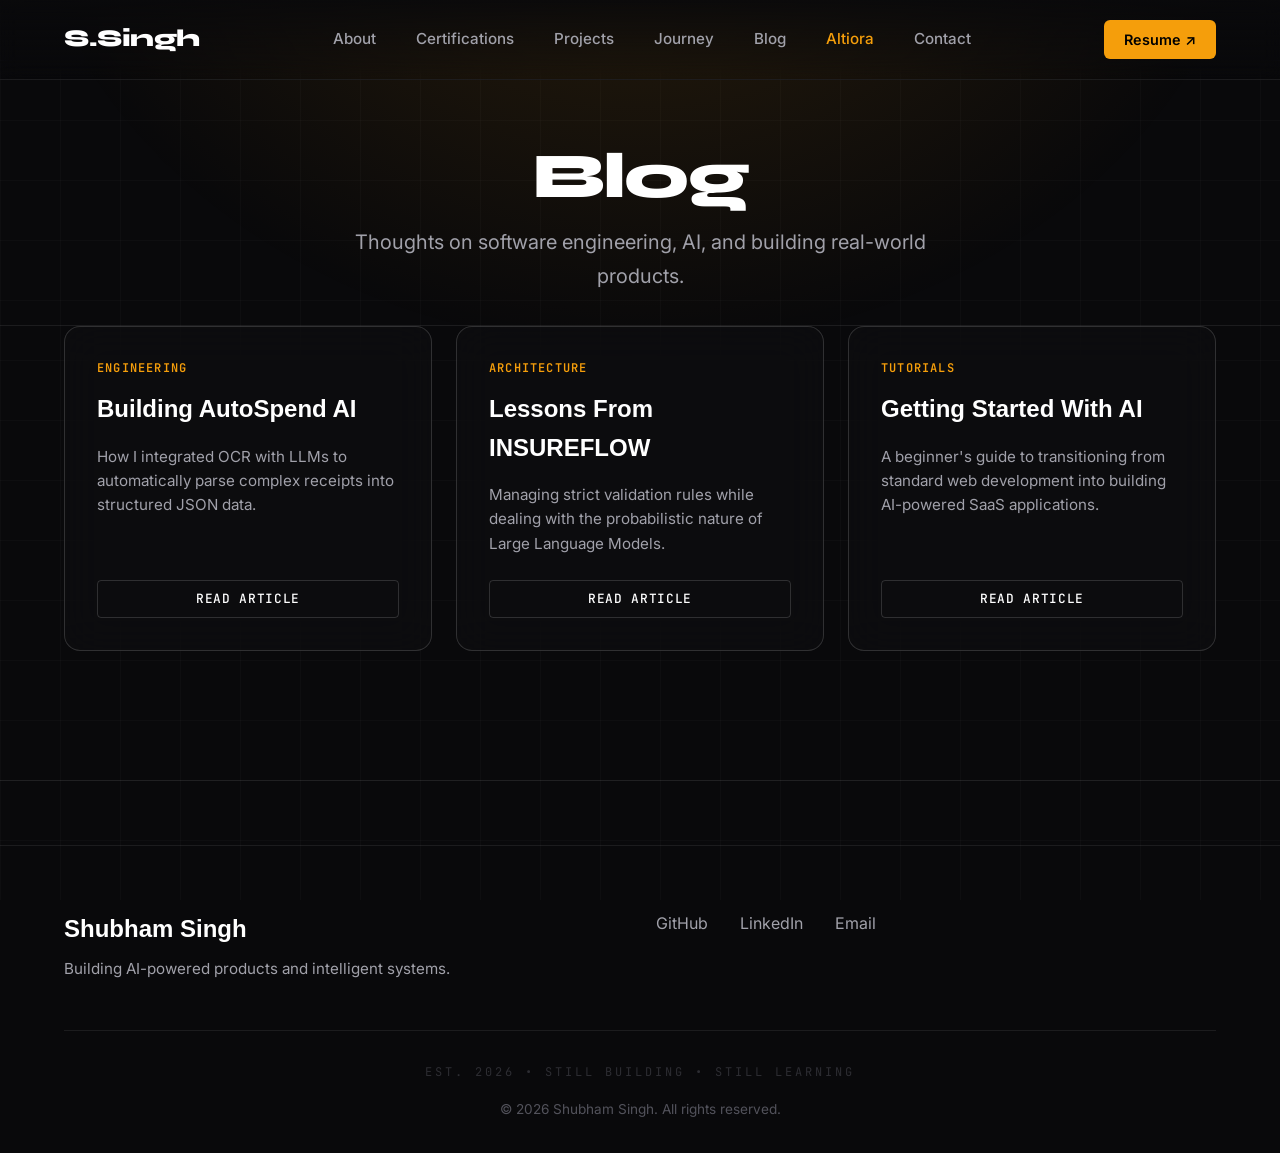
<file: blog/index.html>
<!DOCTYPE html>
<html lang="en">
<head>
  <meta charset="UTF-8" />
  <meta name="viewport" content="width=device-width, initial-scale=1.0" />
  <title>Blog | Shubham Singh</title>
  <meta name="description" content="Thoughts on software engineering, artificial intelligence, and building SaaS products." />
  <link rel="stylesheet" href="../styles.css" />

  <!-- Primary Meta Tags -->
  <meta name="title" content="Blog | Shubham Singh">
  
  <!-- Open Graph / Facebook -->
  <meta property="og:type" content="website">
  <meta property="og:url" content="https://shubham1712portfolio.vercel.app/">
  <meta property="og:title" content="Blog | Shubham Singh">
  <meta property="og:description" content="Thoughts on software engineering, artificial intelligence, and building SaaS products.">
  <meta property="og:image" content="https://shubham1712portfolio.vercel.app/avatar.jpg">

  <!-- Twitter -->
  <meta property="twitter:card" content="summary_large_image">
  <meta property="twitter:url" content="https://shubham1712portfolio.vercel.app/">
  <meta property="twitter:title" content="Blog | Shubham Singh">
  <meta property="twitter:description" content="Thoughts on software engineering, artificial intelligence, and building SaaS products.">
  <meta property="twitter:image" content="https://shubham1712portfolio.vercel.app/avatar.jpg">
</head>
<body>

  <!-- GLOBAL NAVIGATION -->
  <nav class="nav-premium">
    <div class="container">
      <a href="../index.html" class="nav-logo">S.Singh</a>
      <div class="nav-links">
        <a href="../index.html#about">About</a>
        <a href="../certifications/index.html">Certifications</a>
        <a href="../projects/index.html">Projects</a>
        <a href="../journey/index.html">Journey</a>
        <a href="../blog/index.html">Blog</a>
        <a href="../building-altiora/index.html" style="color: var(--accent-primary);">Altiora</a>
        <a href="../index.html#contact">Contact</a>
      </div>
      <div style="display: flex; align-items: center; gap: 1rem;">
        <a href="../Shubham_singh_Resume.pdf" target="_blank" class="nav-resume-btn">Resume ↗</a>
        <button class="menu-toggle" aria-label="Toggle Menu">
          <svg viewBox="0 0 24 24" fill="none" stroke-width="2" stroke-linecap="round" stroke-linejoin="round">
            <line x1="3" y1="12" x2="21" y2="12"></line>
            <line x1="3" y1="6" x2="21" y2="6"></line>
            <line x1="3" y1="18" x2="21" y2="18"></line>
          </svg>
        </button>
      </div>
    </div>
  </nav>

  <!-- MOBILE MENU OVERLAY -->
  <div class="mobile-menu-overlay">
      <div class="mobile-nav-links">
        <a href="../index.html#about">About</a>
        <a href="../certifications/index.html">Certifications</a>
        <a href="../projects/index.html">Projects</a>
        <a href="../journey/index.html">Journey</a>
        <a href="../blog/index.html">Blog</a>
        <a href="../index.html#contact">Contact</a>
        <a href="../Shubham_singh_Resume.pdf" target="_blank" style="color: var(--accent-primary);">Resume ↗</a>
      </div>
  </div>

  <!-- HERO SECTION -->
  <section class="section-premium" style="padding-top: calc(var(--nav-height) + 4rem); padding-bottom: 2rem;">
    <div class="container text-center reveal-up">
      <h1 class="heading-massive" style="font-size: clamp(2.5rem, 5vw, 4.5rem); margin-bottom: 1rem;">Blog</h1>
      <p class="text-body" style="font-size: 1.25rem; max-width: 600px; margin: 0 auto;">
        Thoughts on software engineering, AI, and building real-world products.
      </p>
    </div>
  </section>

  <!-- BLOG POSTS -->
  <section class="section-premium" style="padding-top: 0;">
    <div class="container">
      <div class="bento-grid reveal-up">
        
        <!-- Post 1 -->
        <div class="glass-card">
          <div style="font-family: var(--font-mono); font-size: 0.75rem; color: var(--accent-primary); font-weight: 600; margin-bottom: 0.75rem; text-transform: uppercase; letter-spacing: 0.1em;">Engineering</div>
          <h3 style="font-family: var(--font-display); font-size: 1.5rem; font-weight: 700; color: white; margin-bottom: 1rem;">Building AutoSpend AI</h3>
          <p class="text-body" style="font-size: 0.95rem; color: var(--text-muted); margin-bottom: 1.5rem; line-height: 1.6;">How I integrated OCR with LLMs to automatically parse complex receipts into structured JSON data.</p>
          <div style="flex-grow: 1;"></div>
          <a href="#" class="btn btn-secondary" style="font-size: 0.8rem; padding: 0.5rem 1rem; text-align: center; width: 100%;">Read Article</a>
        </div>

        <!-- Post 2 -->
        <div class="glass-card">
          <div style="font-family: var(--font-mono); font-size: 0.75rem; color: var(--accent-primary); font-weight: 600; margin-bottom: 0.75rem; text-transform: uppercase; letter-spacing: 0.1em;">Architecture</div>
          <h3 style="font-family: var(--font-display); font-size: 1.5rem; font-weight: 700; color: white; margin-bottom: 1rem;">Lessons From INSUREFLOW</h3>
          <p class="text-body" style="font-size: 0.95rem; color: var(--text-muted); margin-bottom: 1.5rem; line-height: 1.6;">Managing strict validation rules while dealing with the probabilistic nature of Large Language Models.</p>
          <div style="flex-grow: 1;"></div>
          <a href="#" class="btn btn-secondary" style="font-size: 0.8rem; padding: 0.5rem 1rem; text-align: center; width: 100%;">Read Article</a>
        </div>

        <!-- Post 3 -->
        <div class="glass-card">
          <div style="font-family: var(--font-mono); font-size: 0.75rem; color: var(--accent-primary); font-weight: 600; margin-bottom: 0.75rem; text-transform: uppercase; letter-spacing: 0.1em;">Tutorials</div>
          <h3 style="font-family: var(--font-display); font-size: 1.5rem; font-weight: 700; color: white; margin-bottom: 1rem;">Getting Started With AI</h3>
          <p class="text-body" style="font-size: 0.95rem; color: var(--text-muted); margin-bottom: 1.5rem; line-height: 1.6;">A beginner's guide to transitioning from standard web development into building AI-powered SaaS applications.</p>
          <div style="flex-grow: 1;"></div>
          <a href="#" class="btn btn-secondary" style="font-size: 0.8rem; padding: 0.5rem 1rem; text-align: center; width: 100%;">Read Article</a>
        </div>

      </div>
    </div>
  </section>

  <!-- GLOBAL FOOTER -->
  <footer class="footer-premium" style="border-top: 1px solid var(--border-subtle); padding: 4rem 0 2rem 0; margin-top: 4rem;">
    <div class="container">
      <div class="bento-grid-2" style="gap: 2rem; margin-bottom: 3rem;">
        <div>
          <h3 style="font-family: var(--font-display); font-size: 1.5rem; font-weight: 600; color: white; margin-bottom: 0.5rem;">Shubham Singh</h3>
          <p class="text-body" style="font-size: 0.95rem;">Building AI-powered products and intelligent systems.</p>
        </div>
        <div style="display: flex; flex-wrap: wrap; gap: 2rem;">
          <a href="https://github.com/Shubham-singh1712" class="text-body" style="text-decoration: none; transition: color 0.3s;">GitHub</a>
          <a href="https://www.linkedin.com/in/shubham-singh-579059216/" class="text-body" style="text-decoration: none; transition: color 0.3s;">LinkedIn</a>
          <a href="mailto:shubham.sin06@gmail.com" class="text-body" style="text-decoration: none; transition: color 0.3s;">Email</a>
        </div>
      </div>

      <div style="border-top: 1px solid var(--border-subtle); padding-top: 2rem; display: flex; flex-direction: column; align-items: center; gap: 1rem; text-align: center;">
        <!-- SUBTLE BOTTOM SIGNATURE -->
        <div style="font-family: var(--font-mono); font-size: 0.75rem; letter-spacing: 0.25em; color: var(--text-faint); opacity: 0.5; text-transform: uppercase;">
          EST. 2026 • STILL BUILDING • STILL LEARNING
        </div>
        
        <p class="text-body" style="font-size: 0.85rem; color: var(--text-faint);">&copy; 2026 Shubham Singh. All rights reserved.</p>
      </div>
    </div>
  </footer>

  <script src="../script.js"></script>
</body>
</html>
</file>
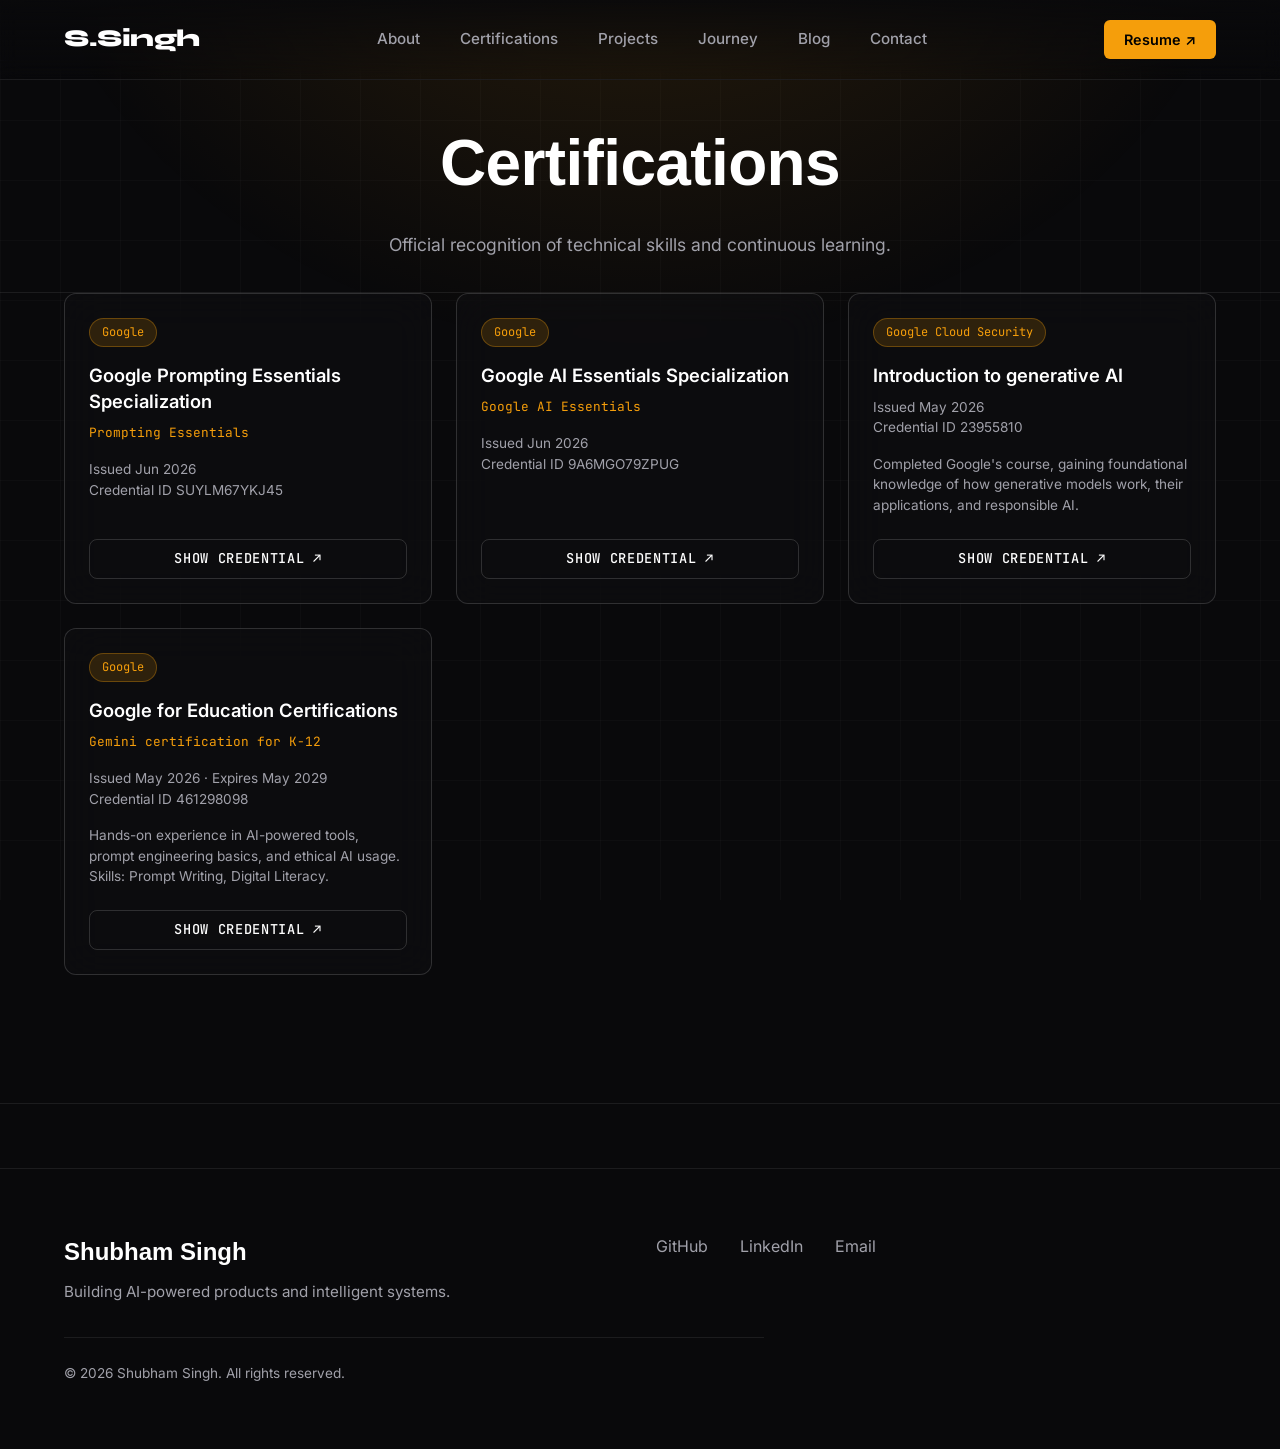
<file: certifications/index.html>
<!DOCTYPE html>
<html lang="en">
<head>
  <meta charset="UTF-8" />
  <meta name="viewport" content="width=device-width, initial-scale=1.0" />
  <title>Certifications | Shubham Singh</title>
  <link rel="stylesheet" href="../styles.css" />

  <!-- Primary Meta Tags -->
  <meta name="title" content="Shubham Singh | Premium AI Engineer">
  <meta name="description" content="Computer Science Engineering student at KIIT Bhubaneswar building AI-powered applications.">
  
  <!-- Open Graph / Facebook -->
  <meta property="og:type" content="website">
  <meta property="og:url" content="https://shubham1712portfolio.vercel.app/">
  <meta property="og:title" content="Shubham Singh | Premium AI Engineer">
  <meta property="og:description" content="Computer Science Engineering student at KIIT Bhubaneswar building AI-powered applications.">
  <meta property="og:image" content="https://shubham1712portfolio.vercel.app/avatar.jpg">

  <!-- Twitter -->
  <meta property="twitter:card" content="summary_large_image">
  <meta property="twitter:url" content="https://shubham1712portfolio.vercel.app/">
  <meta property="twitter:title" content="Shubham Singh | Premium AI Engineer">
  <meta property="twitter:description" content="Computer Science Engineering student at KIIT Bhubaneswar building AI-powered applications.">
  <meta property="twitter:image" content="https://shubham1712portfolio.vercel.app/avatar.jpg">

</head>
<body>

  <!-- GLOBAL NAVIGATION -->
  <nav class="nav-premium">
    <div class="container">
      <a href="../index.html" class="nav-logo">S.Singh</a>
      <div class="nav-links">
        <a href="../index.html#about">About</a>
        <a href="../certifications/index.html">Certifications</a>
        <a href="../projects/index.html">Projects</a>
        <a href="../journey/index.html">Journey</a>
        <a href="../blog/index.html">Blog</a>
        <a href="../index.html#contact">Contact</a>
      </div>
      <div style="display: flex; align-items: center; gap: 1rem;">
        <a href="../Shubham_singh_Resume.pdf" target="_blank" class="nav-resume-btn">Resume ↗</a>
        <button class="menu-toggle" aria-label="Toggle Menu">
          <svg viewBox="0 0 24 24" fill="none" stroke-width="2" stroke-linecap="round" stroke-linejoin="round">
            <line x1="3" y1="12" x2="21" y2="12"></line>
            <line x1="3" y1="6" x2="21" y2="6"></line>
            <line x1="3" y1="18" x2="21" y2="18"></line>
          </svg>
        </button>
      </div>
    </div>
  </nav>

  <!-- MOBILE MENU OVERLAY -->
  <div class="mobile-menu-overlay">
      <div class="mobile-nav-links">
        <a href="../index.html#about">About</a>
        <a href="../certifications/index.html">Certifications</a>
        <a href="../projects/index.html">Projects</a>
        <a href="../journey/index.html">Journey</a>
        <a href="../blog/index.html">Blog</a>
        <a href="../index.html#contact">Contact</a>
        <a href="../Shubham_singh_Resume.pdf" target="_blank" style="color: var(--accent-primary);">Resume ↗</a>
      </div>
  </div>


  <section class="section-premium" style="min-height: 30vh; display: flex; align-items: center; justify-content: center; text-align: center; padding-top: calc(var(--nav-height) + 2rem); padding-bottom: 2rem;">
    <div class="container reveal-up">
      <h1 class="reveal-up" style="font-family: var(--font-display); font-weight: 700; font-size: clamp(2.5rem, 5vw, 4rem); text-transform: none; letter-spacing: -0.01em; margin-bottom: 1rem; color: white;">Certifications</h1>
      <p class="text-body" style="margin: 0 auto; max-width: 600px; font-size: 1.1rem; color: #a1a1aa;">
        Official recognition of technical skills and continuous learning.
      </p>
    </div>
  </section>

  <section class="section-premium" style="padding-top: 0;">
    <div class="container">
      
      <div class="reveal-up" style="display: grid; grid-template-columns: repeat(auto-fill, minmax(280px, 1fr)); gap: 1.5rem;">
        
        <!-- Google Prompting Essentials -->
        <div class="glass-card" style="padding: 1.5rem; border-radius: 12px; background: rgba(18, 18, 20, 0.4); border: 1px solid var(--border-strong); display: flex; flex-direction: column; transition: transform 0.3s, background 0.3s;">
          <div class="pill-group" style="margin-bottom: 1rem;"><span class="pill accent" style="font-size: 0.75rem; padding: 0.25rem 0.75rem; border-color: rgba(245, 158, 11, 0.3);">Google</span></div>
          <h2 style="font-family: 'Inter', sans-serif; font-weight: 600; font-size: 1.15rem; color: white; margin-bottom: 0.5rem; line-height: 1.4;">Google Prompting Essentials Specialization</h2>
          <p style="font-family: var(--font-mono); font-size: 0.8rem; color: var(--accent-primary); margin-bottom: 1rem;">Prompting Essentials</p>
          <p style="font-family: 'Inter', sans-serif; font-size: 0.85rem; color: #a1a1aa; margin-bottom: 1.5rem; line-height: 1.5;">
            Issued Jun 2026<br>Credential ID SUYLM67YKJ45
          </p>
          <div style="flex-grow: 1;"></div>
          <a href="#" class="btn" style="background: transparent; color: white; border: 1px solid var(--border-strong); border-radius: 8px; padding: 0.5rem 1rem; text-align: center; font-size: 0.85rem;">Show credential ↗</a>
        </div>

        <!-- Google AI Essentials -->
        <div class="glass-card" style="padding: 1.5rem; border-radius: 12px; background: rgba(18, 18, 20, 0.4); border: 1px solid var(--border-strong); display: flex; flex-direction: column; transition: transform 0.3s, background 0.3s;">
          <div class="pill-group" style="margin-bottom: 1rem;"><span class="pill accent" style="font-size: 0.75rem; padding: 0.25rem 0.75rem; border-color: rgba(245, 158, 11, 0.3);">Google</span></div>
          <h2 style="font-family: 'Inter', sans-serif; font-weight: 600; font-size: 1.15rem; color: white; margin-bottom: 0.5rem; line-height: 1.4;">Google AI Essentials Specialization</h2>
          <p style="font-family: var(--font-mono); font-size: 0.8rem; color: var(--accent-primary); margin-bottom: 1rem;">Google AI Essentials</p>
          <p style="font-family: 'Inter', sans-serif; font-size: 0.85rem; color: #a1a1aa; margin-bottom: 1.5rem; line-height: 1.5;">
            Issued Jun 2026<br>Credential ID 9A6MGO79ZPUG
          </p>
          <div style="flex-grow: 1;"></div>
          <a href="#" class="btn" style="background: transparent; color: white; border: 1px solid var(--border-strong); border-radius: 8px; padding: 0.5rem 1rem; text-align: center; font-size: 0.85rem;">Show credential ↗</a>
        </div>

        <!-- Google Cloud Security -->
        <div class="glass-card" style="padding: 1.5rem; border-radius: 12px; background: rgba(18, 18, 20, 0.4); border: 1px solid var(--border-strong); display: flex; flex-direction: column; transition: transform 0.3s, background 0.3s;">
          <div class="pill-group" style="margin-bottom: 1rem;"><span class="pill accent" style="font-size: 0.75rem; padding: 0.25rem 0.75rem; border-color: rgba(245, 158, 11, 0.3);">Google Cloud Security</span></div>
          <h2 style="font-family: 'Inter', sans-serif; font-weight: 600; font-size: 1.15rem; color: white; margin-bottom: 0.5rem; line-height: 1.4;">Introduction to generative AI</h2>
          <p style="font-family: 'Inter', sans-serif; font-size: 0.85rem; color: #a1a1aa; margin-bottom: 1rem; line-height: 1.5;">
            Issued May 2026<br>Credential ID 23955810
          </p>
          <p style="font-family: 'Inter', sans-serif; font-size: 0.85rem; color: var(--text-muted); margin-bottom: 1.5rem; line-height: 1.5;">
            Completed Google's course, gaining foundational knowledge of how generative models work, their applications, and responsible AI.
          </p>
          <div style="flex-grow: 1;"></div>
          <a href="#" class="btn" style="background: transparent; color: white; border: 1px solid var(--border-strong); border-radius: 8px; padding: 0.5rem 1rem; text-align: center; font-size: 0.85rem;">Show credential ↗</a>
        </div>

        <!-- Google for Education -->
        <div class="glass-card" style="padding: 1.5rem; border-radius: 12px; background: rgba(18, 18, 20, 0.4); border: 1px solid var(--border-strong); display: flex; flex-direction: column; transition: transform 0.3s, background 0.3s;">
          <div class="pill-group" style="margin-bottom: 1rem;"><span class="pill accent" style="font-size: 0.75rem; padding: 0.25rem 0.75rem; border-color: rgba(245, 158, 11, 0.3);">Google</span></div>
          <h2 style="font-family: 'Inter', sans-serif; font-weight: 600; font-size: 1.15rem; color: white; margin-bottom: 0.5rem; line-height: 1.4;">Google for Education Certifications</h2>
          <p style="font-family: var(--font-mono); font-size: 0.8rem; color: var(--accent-primary); margin-bottom: 1rem;">Gemini certification for K-12</p>
          <p style="font-family: 'Inter', sans-serif; font-size: 0.85rem; color: #a1a1aa; margin-bottom: 1rem; line-height: 1.5;">
            Issued May 2026 · Expires May 2029<br>Credential ID 461298098
          </p>
          <p style="font-family: 'Inter', sans-serif; font-size: 0.85rem; color: var(--text-muted); margin-bottom: 1.5rem; line-height: 1.5;">
            Hands-on experience in AI-powered tools, prompt engineering basics, and ethical AI usage. Skills: Prompt Writing, Digital Literacy.
          </p>
          <div style="flex-grow: 1;"></div>
          <a href="#" class="btn" style="background: transparent; color: white; border: 1px solid var(--border-strong); border-radius: 8px; padding: 0.5rem 1rem; text-align: center; font-size: 0.85rem;">Show credential ↗</a>
        </div>

      </div>

    </div>
  </section>

  <!-- GLOBAL FOOTER -->
  <footer class="footer-premium" style="border-top: 1px solid var(--border-subtle); padding: 4rem 0; margin-top: 4rem;">
    <div class="container">
      <div class="bento-grid-2" style="gap: 2rem; margin-bottom: 2rem;">
        <div>
          <h3 style="font-family: var(--font-display); font-size: 1.5rem; font-weight: 600; color: white; margin-bottom: 0.5rem;">Shubham Singh</h3>
          <p class="text-body" style="font-size: 0.95rem;">Building AI-powered products and intelligent systems.</p>
        </div>
        <div style="display: flex; gap: 2rem;">
          <a href="https://github.com/Shubham-singh1712" class="text-body" style="text-decoration: none; transition: color 0.3s;">GitHub</a>
          <a href="https://www.linkedin.com/in/shubham-singh-579059216/" class="text-body" style="text-decoration: none; transition: color 0.3s;">LinkedIn</a>
          <a href="mailto:shubham.sin06@gmail.com" class="text-body" style="text-decoration: none; transition: color 0.3s;">Email</a>
        </div>
      </div>
      <p class="text-body" style="font-size: 0.85rem; border-top: 1px solid var(--border-subtle); padding-top: 1.5rem;">&copy; 2026 Shubham Singh. All rights reserved.</p>
    </div>
  </footer>

  <script src="../script.js"></script>
</body>
</html>
</file>
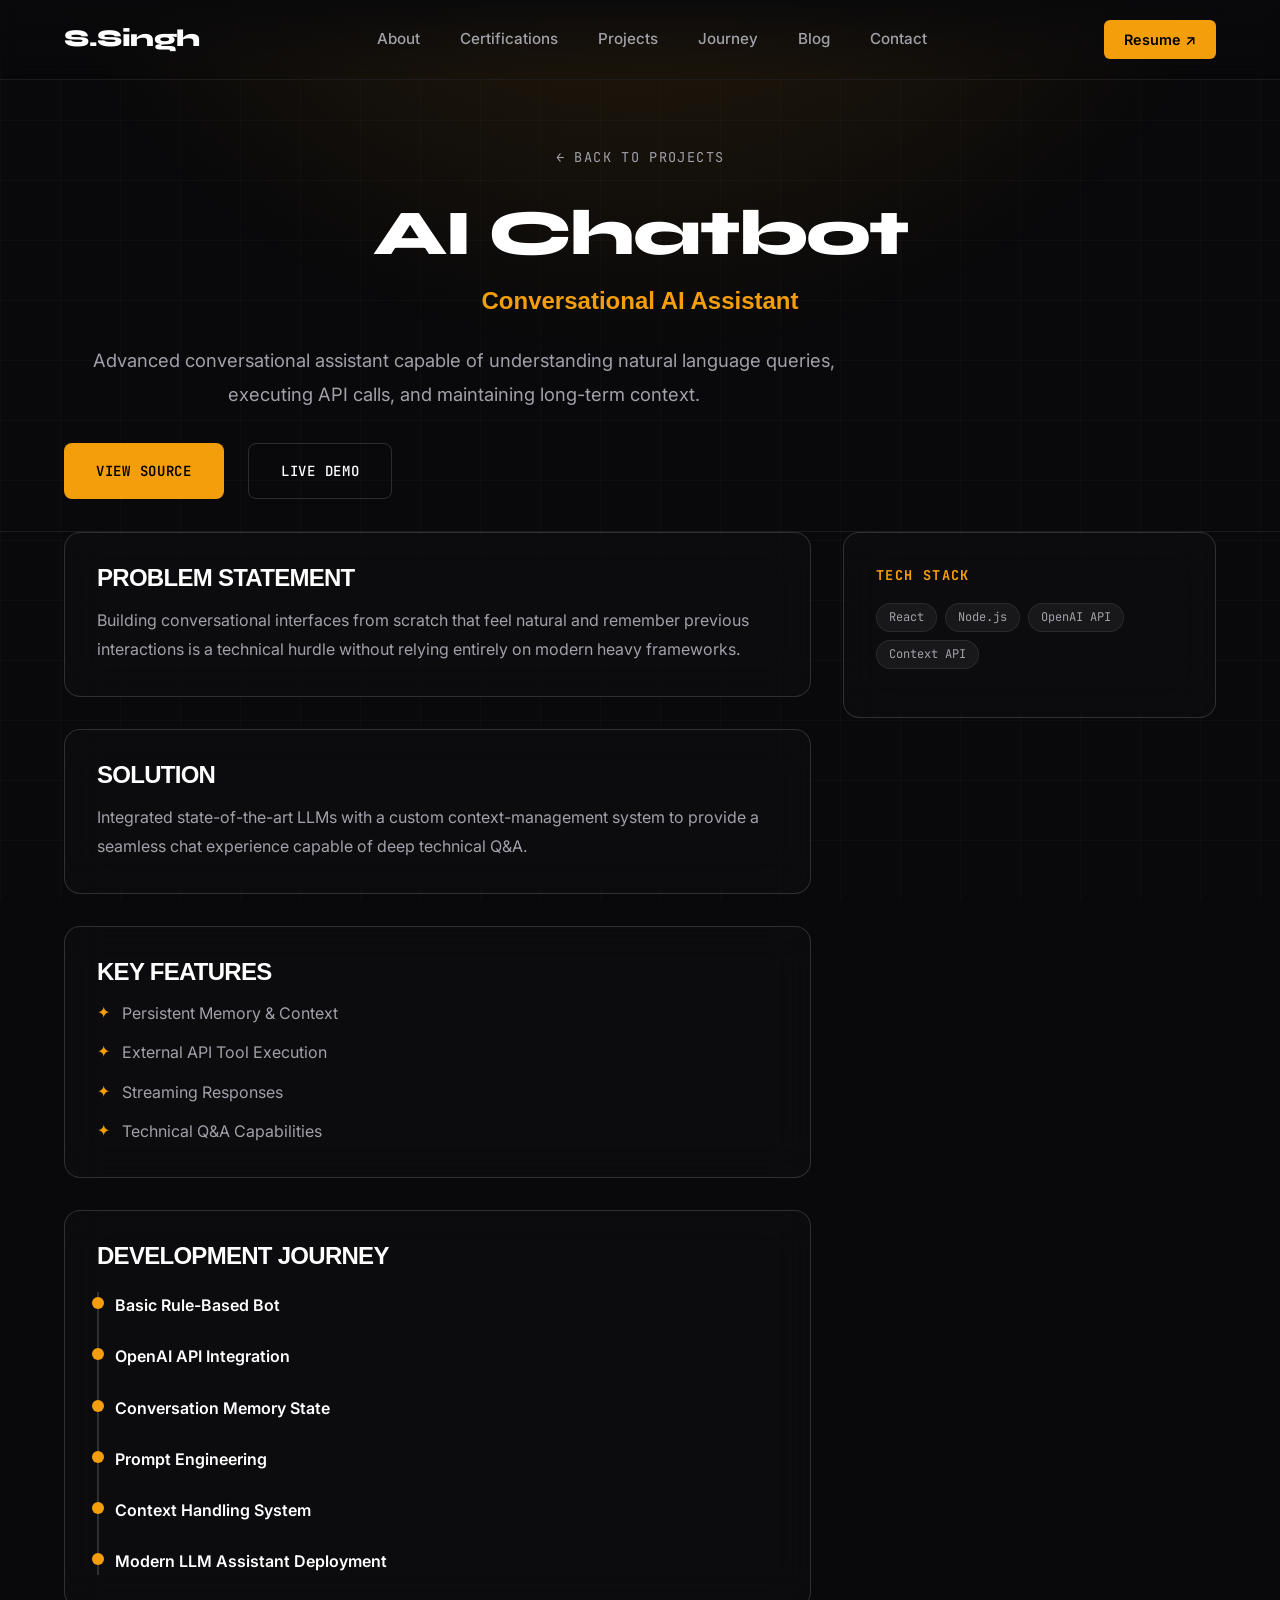
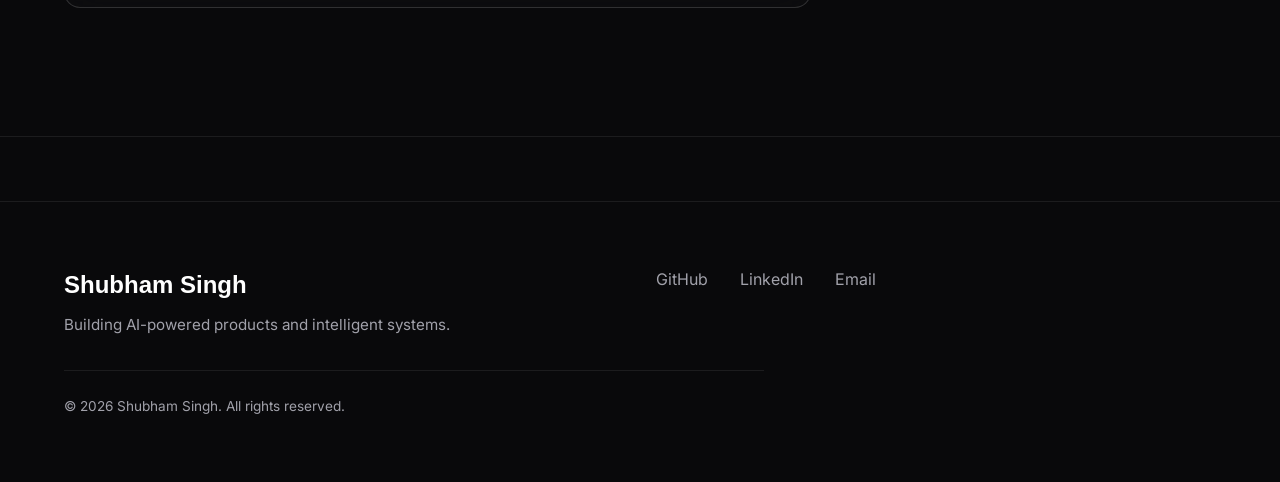
<file: projects/ai-chatbot/index.html>
<!DOCTYPE html>
<html lang="en">
<head>
  <meta charset="UTF-8" />
  <meta name="viewport" content="width=device-width, initial-scale=1.0" />
  <title>AI Chatbot | Shubham Singh</title>
  <link rel="stylesheet" href="../../styles.css" />

  <!-- Primary Meta Tags -->
  <meta name="title" content="Shubham Singh | Premium AI Engineer">
  <meta name="description" content="Computer Science Engineering student at KIIT Bhubaneswar building AI-powered applications.">
  
  <!-- Open Graph / Facebook -->
  <meta property="og:type" content="website">
  <meta property="og:url" content="https://shubham1712portfolio.vercel.app/">
  <meta property="og:title" content="Shubham Singh | Premium AI Engineer">
  <meta property="og:description" content="Computer Science Engineering student at KIIT Bhubaneswar building AI-powered applications.">
  <meta property="og:image" content="https://shubham1712portfolio.vercel.app/avatar.jpg">

  <!-- Twitter -->
  <meta property="twitter:card" content="summary_large_image">
  <meta property="twitter:url" content="https://shubham1712portfolio.vercel.app/">
  <meta property="twitter:title" content="Shubham Singh | Premium AI Engineer">
  <meta property="twitter:description" content="Computer Science Engineering student at KIIT Bhubaneswar building AI-powered applications.">
  <meta property="twitter:image" content="https://shubham1712portfolio.vercel.app/avatar.jpg">

</head>
<body>

  <!-- GLOBAL NAVIGATION -->
  <nav class="nav-premium">
    <div class="container">
      <a href="../../index.html" class="nav-logo">S.Singh</a>
      <div class="nav-links">
        <a href="../../index.html#about">About</a>
        <a href="../../certifications/index.html">Certifications</a>
        <a href="../../projects/index.html">Projects</a>
        <a href="../../journey/index.html">Journey</a>
        <a href="../../blog/index.html">Blog</a>
        <a href="../../index.html#contact">Contact</a>
      </div>
      <div style="display: flex; align-items: center; gap: 1rem;">
        <a href="../../Shubham_singh_Resume.pdf" target="_blank" class="nav-resume-btn">Resume ↗</a>
        <button class="menu-toggle" aria-label="Toggle Menu">
          <svg viewBox="0 0 24 24" fill="none" stroke-width="2" stroke-linecap="round" stroke-linejoin="round">
            <line x1="3" y1="12" x2="21" y2="12"></line>
            <line x1="3" y1="6" x2="21" y2="6"></line>
            <line x1="3" y1="18" x2="21" y2="18"></line>
          </svg>
        </button>
      </div>
    </div>
  </nav>

  <!-- MOBILE MENU OVERLAY -->
  <div class="mobile-menu-overlay">
      <div class="mobile-nav-links">
        <a href="../../index.html#about">About</a>
        <a href="../../certifications/index.html">Certifications</a>
        <a href="../../projects/index.html">Projects</a>
        <a href="../../journey/index.html">Journey</a>
        <a href="../../blog/index.html">Blog</a>
        <a href="../../index.html#contact">Contact</a>
        <a href="../../Shubham_singh_Resume.pdf" target="_blank" style="color: var(--accent-primary);">Resume ↗</a>
      </div>
  </div>


  <!-- HERO SECTION -->
  <section class="section-premium" style="padding-top: calc(var(--nav-height) + 4rem); padding-bottom: 2rem;">
    <div class="container text-center reveal-up">
      <a href="../index.html" style="display: inline-flex; justify-content: center; align-items: center; gap: 0.5rem; color: var(--text-muted); text-decoration: none; font-family: var(--font-mono); font-size: 0.85rem; text-transform: uppercase; letter-spacing: 0.1em; margin-bottom: 2rem; transition: color 0.3s;" onmouseover="this.style.color='var(--accent-primary)'" onmouseout="this.style.color='var(--text-muted)'">
        ← Back to Projects
      </a>
      <h1 class="heading-massive" style="font-size: clamp(2.5rem, 5vw, 4.5rem); margin-bottom: 1rem; text-transform: none;">AI Chatbot</h1>
      <h3 style="font-family: var(--font-display); font-size: 1.5rem; color: var(--accent-primary); margin-bottom: 1.5rem;">Conversational AI Assistant</h3>
      <p class="text-body" style="font-size: 1.15rem; max-width: 800px; margin-bottom: 2rem; line-height: 1.8;">
        Advanced conversational assistant capable of understanding natural language queries, executing API calls, and maintaining long-term context.
      </p>
      
      <div class="btn-group" style="gap: 1.5rem;">
        <a href="https://github.com/Shubham-singh1712/chatbot" target="_blank" class="btn" style="background: var(--accent-primary); color: #000; border-radius: 8px; font-weight: 600; padding: 1rem 2rem; border: none;">View Source</a>
        <a href="#" target="_blank" class="btn" style="background: transparent; color: white; border: 1px solid var(--border-strong); border-radius: 8px; padding: 1rem 2rem;">Live Demo</a>
      </div>
    </div>
  </section>

  <!-- CONTENT -->
  <section class="section-premium" style="padding-top: 0;">
    <div class="container">
      <div style="display: grid; grid-template-columns: 2fr 1fr; gap: 2rem; align-items: start;">
        
        <!-- Main Column -->
        <div style="display: flex; flex-direction: column; gap: 2rem;">
          
          <div class="glass-card reveal-up">
            <h2 class="heading-section" style="font-size: 1.5rem; margin-bottom: 1rem; color: white;">Problem Statement</h2>
            <p class="text-body" style="line-height: 1.8;">Building conversational interfaces from scratch that feel natural and remember previous interactions is a technical hurdle without relying entirely on modern heavy frameworks.</p>
          </div>
          
          <div class="glass-card reveal-up">
            <h2 class="heading-section" style="font-size: 1.5rem; margin-bottom: 1rem; color: white;">Solution</h2>
            <p class="text-body" style="line-height: 1.8;">Integrated state-of-the-art LLMs with a custom context-management system to provide a seamless chat experience capable of deep technical Q&A.</p>
          </div>

          <div class="glass-card reveal-up">
            <h2 class="heading-section" style="font-size: 1.5rem; margin-bottom: 1rem; color: white;">Key Features</h2>
            <ul style="list-style: none; padding: 0; display: flex; flex-direction: column; gap: 0.75rem;">
        <li style="display: flex; align-items: start; gap: 0.75rem;">
          <span style="color: var(--accent-primary);">✦</span>
          <span class="text-body">Persistent Memory & Context</span>
        </li>
        <li style="display: flex; align-items: start; gap: 0.75rem;">
          <span style="color: var(--accent-primary);">✦</span>
          <span class="text-body">External API Tool Execution</span>
        </li>
        <li style="display: flex; align-items: start; gap: 0.75rem;">
          <span style="color: var(--accent-primary);">✦</span>
          <span class="text-body">Streaming Responses</span>
        </li>
        <li style="display: flex; align-items: start; gap: 0.75rem;">
          <span style="color: var(--accent-primary);">✦</span>
          <span class="text-body">Technical Q&A Capabilities</span>
        </li></ul>
          </div>

          <div class="glass-card reveal-up">
            <h2 class="heading-section" style="font-size: 1.5rem; margin-bottom: 1.5rem; color: white;">Development Journey</h2>
            <div style="padding-left: 1rem; border-left: 2px solid var(--border-strong); display: flex; flex-direction: column; gap: 1.5rem;">
              
        <div style="position: relative;">
          <div style="position: absolute; left: calc(-1rem - 7px); top: 5px; width: 12px; height: 12px; border-radius: 50%; background: var(--accent-primary);"></div>
          <p class="text-body" style="font-weight: 600; color: white; margin: 0;">Basic Rule-Based Bot</p>
        </div>
        <div style="position: relative;">
          <div style="position: absolute; left: calc(-1rem - 7px); top: 5px; width: 12px; height: 12px; border-radius: 50%; background: var(--accent-primary);"></div>
          <p class="text-body" style="font-weight: 600; color: white; margin: 0;">OpenAI API Integration</p>
        </div>
        <div style="position: relative;">
          <div style="position: absolute; left: calc(-1rem - 7px); top: 5px; width: 12px; height: 12px; border-radius: 50%; background: var(--accent-primary);"></div>
          <p class="text-body" style="font-weight: 600; color: white; margin: 0;">Conversation Memory State</p>
        </div>
        <div style="position: relative;">
          <div style="position: absolute; left: calc(-1rem - 7px); top: 5px; width: 12px; height: 12px; border-radius: 50%; background: var(--accent-primary);"></div>
          <p class="text-body" style="font-weight: 600; color: white; margin: 0;">Prompt Engineering</p>
        </div>
        <div style="position: relative;">
          <div style="position: absolute; left: calc(-1rem - 7px); top: 5px; width: 12px; height: 12px; border-radius: 50%; background: var(--accent-primary);"></div>
          <p class="text-body" style="font-weight: 600; color: white; margin: 0;">Context Handling System</p>
        </div>
        <div style="position: relative;">
          <div style="position: absolute; left: calc(-1rem - 7px); top: 5px; width: 12px; height: 12px; border-radius: 50%; background: var(--accent-primary);"></div>
          <p class="text-body" style="font-weight: 600; color: white; margin: 0;">Modern LLM Assistant Deployment</p>
        </div>
            </div>
          </div>

        </div>

        <!-- Sidebar -->
        <div style="position: sticky; top: calc(var(--nav-height) + 2rem);">
          <div class="glass-card reveal-up">
            <h3 style="font-family: var(--font-mono); color: var(--accent-primary); letter-spacing: 0.1em; text-transform: uppercase; font-size: 0.85rem; margin-bottom: 1rem;">Tech Stack</h3>
            <div class="pill-group" style="gap: 0.5rem; display: flex; flex-wrap: wrap;">
              <span class="pill">React</span><span class="pill">Node.js</span><span class="pill">OpenAI API</span><span class="pill">Context API</span>
            </div>
          </div>
        </div>

      </div>
    </div>
  </section>

  <!-- GLOBAL FOOTER -->
  <footer class="footer-premium" style="border-top: 1px solid var(--border-subtle); padding: 4rem 0; margin-top: 4rem;">
    <div class="container">
      <div class="bento-grid-2" style="gap: 2rem; margin-bottom: 2rem;">
        <div>
          <h3 style="font-family: var(--font-display); font-size: 1.5rem; font-weight: 600; color: white; margin-bottom: 0.5rem;">Shubham Singh</h3>
          <p class="text-body" style="font-size: 0.95rem;">Building AI-powered products and intelligent systems.</p>
        </div>
        <div style="display: flex; gap: 2rem;">
          <a href="https://github.com/Shubham-singh1712" class="text-body" style="text-decoration: none; transition: color 0.3s;">GitHub</a>
          <a href="https://www.linkedin.com/in/shubham-singh-579059216/" class="text-body" style="text-decoration: none; transition: color 0.3s;">LinkedIn</a>
          <a href="mailto:shubham.sin06@gmail.com" class="text-body" style="text-decoration: none; transition: color 0.3s;">Email</a>
        </div>
      </div>
      <p class="text-body" style="font-size: 0.85rem; border-top: 1px solid var(--border-subtle); padding-top: 1.5rem;">&copy; 2026 Shubham Singh. All rights reserved.</p>
    </div>
  </footer>

  <script src="../../script.js"></script>
</body>
</html>
</file>
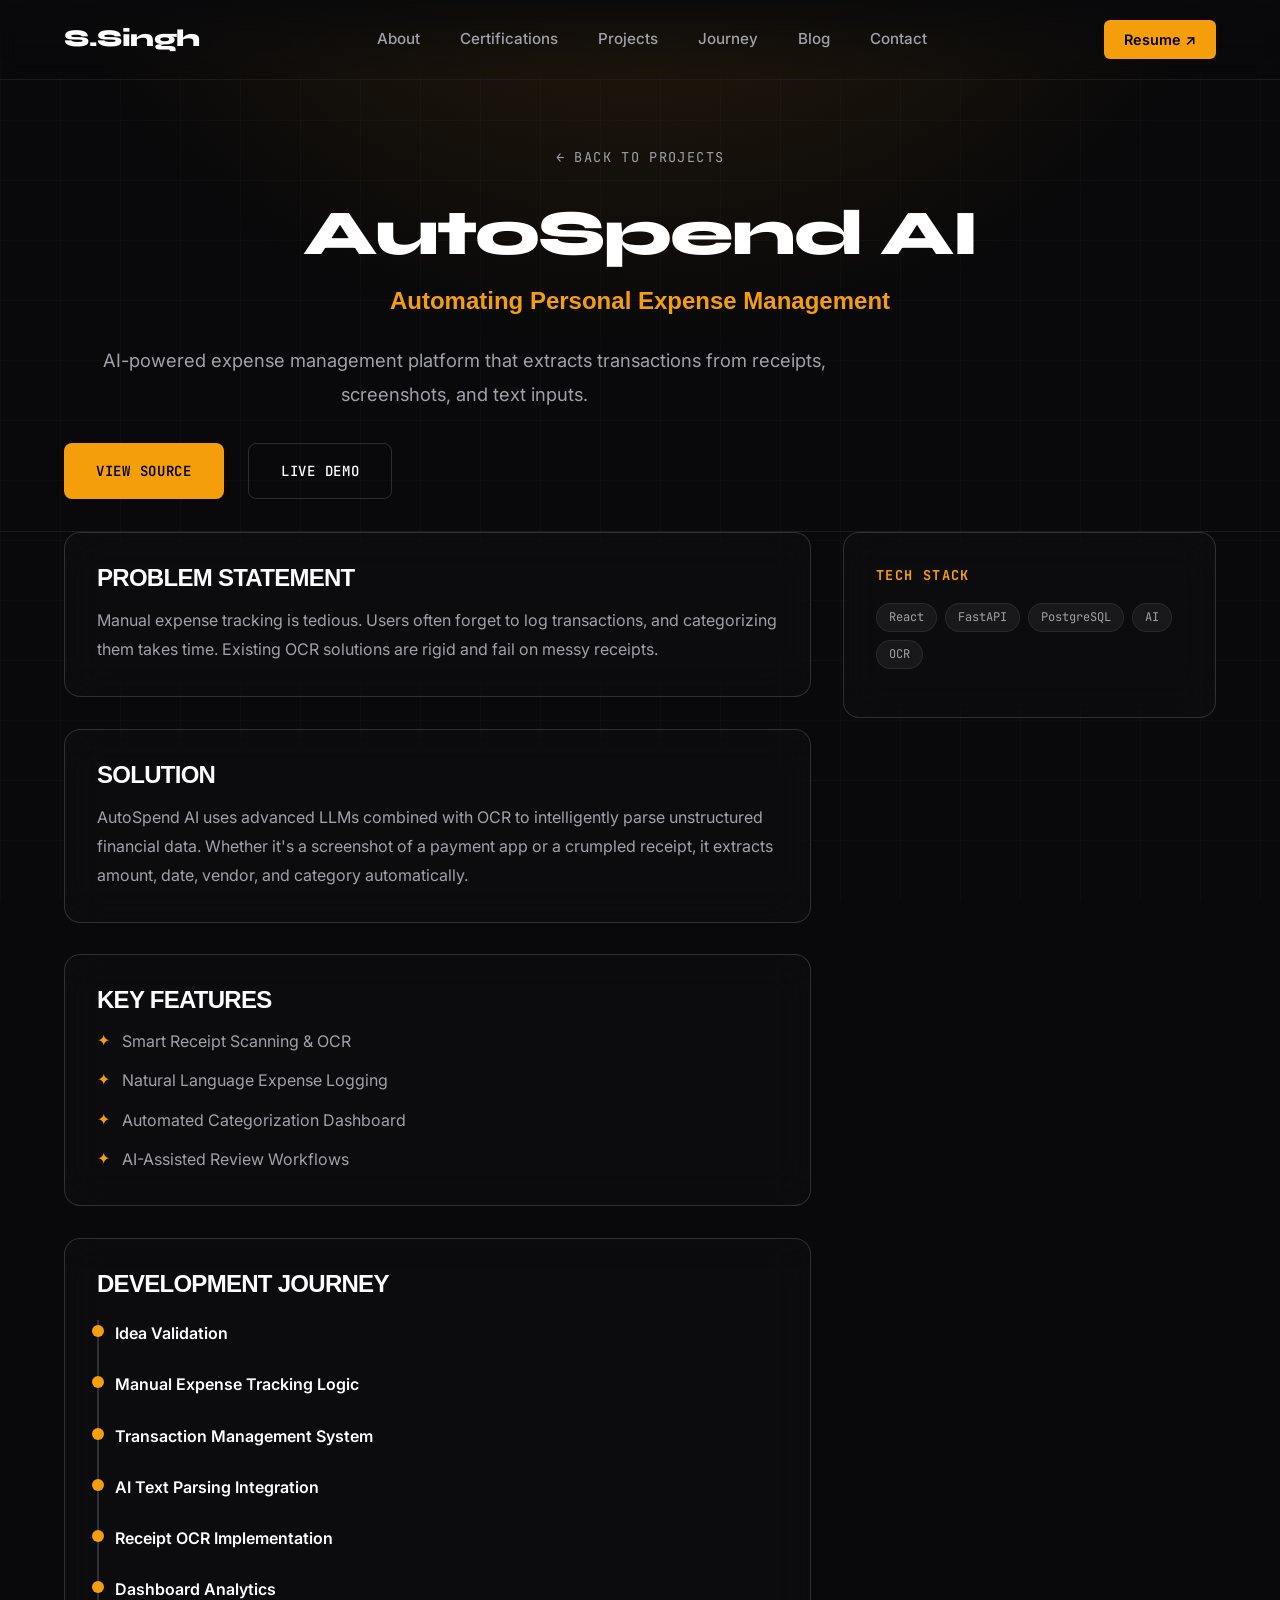
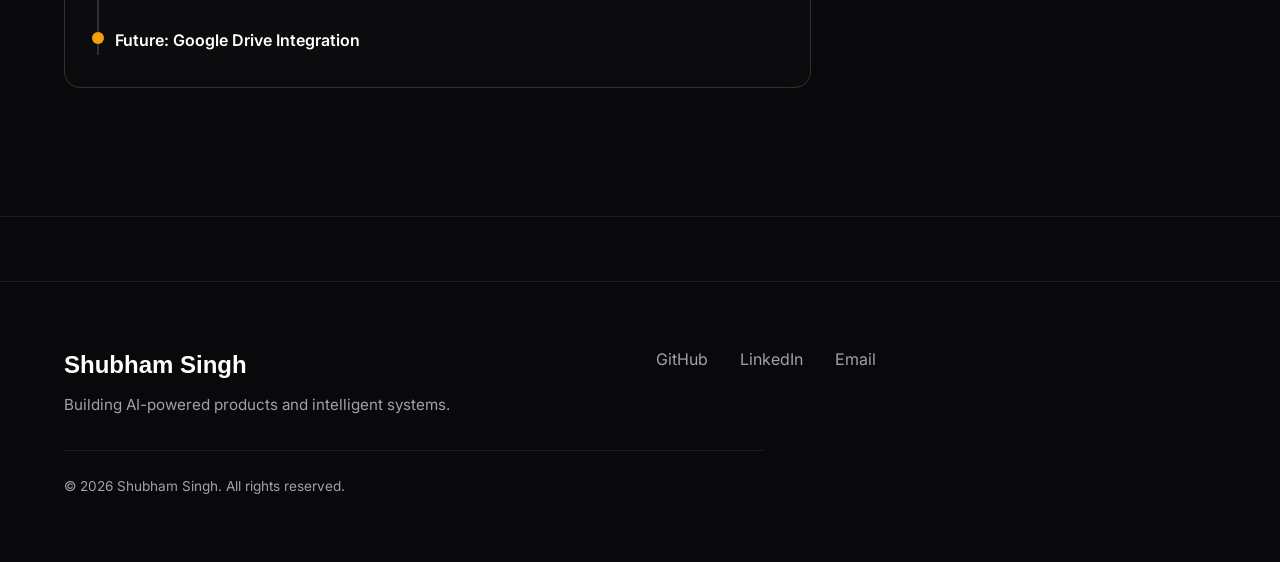
<file: projects/autospend-ai/index.html>
<!DOCTYPE html>
<html lang="en">
<head>
  <meta charset="UTF-8" />
  <meta name="viewport" content="width=device-width, initial-scale=1.0" />
  <title>AutoSpend AI | Shubham Singh</title>
  <link rel="stylesheet" href="../../styles.css" />

  <!-- Primary Meta Tags -->
  <meta name="title" content="Shubham Singh | Premium AI Engineer">
  <meta name="description" content="Computer Science Engineering student at KIIT Bhubaneswar building AI-powered applications.">
  
  <!-- Open Graph / Facebook -->
  <meta property="og:type" content="website">
  <meta property="og:url" content="https://shubham1712portfolio.vercel.app/">
  <meta property="og:title" content="Shubham Singh | Premium AI Engineer">
  <meta property="og:description" content="Computer Science Engineering student at KIIT Bhubaneswar building AI-powered applications.">
  <meta property="og:image" content="https://shubham1712portfolio.vercel.app/avatar.jpg">

  <!-- Twitter -->
  <meta property="twitter:card" content="summary_large_image">
  <meta property="twitter:url" content="https://shubham1712portfolio.vercel.app/">
  <meta property="twitter:title" content="Shubham Singh | Premium AI Engineer">
  <meta property="twitter:description" content="Computer Science Engineering student at KIIT Bhubaneswar building AI-powered applications.">
  <meta property="twitter:image" content="https://shubham1712portfolio.vercel.app/avatar.jpg">

</head>
<body>

  <!-- GLOBAL NAVIGATION -->
  <nav class="nav-premium">
    <div class="container">
      <a href="../../index.html" class="nav-logo">S.Singh</a>
      <div class="nav-links">
        <a href="../../index.html#about">About</a>
        <a href="../../certifications/index.html">Certifications</a>
        <a href="../../projects/index.html">Projects</a>
        <a href="../../journey/index.html">Journey</a>
        <a href="../../blog/index.html">Blog</a>
        <a href="../../index.html#contact">Contact</a>
      </div>
      <div style="display: flex; align-items: center; gap: 1rem;">
        <a href="../../Shubham_singh_Resume.pdf" target="_blank" class="nav-resume-btn">Resume ↗</a>
        <button class="menu-toggle" aria-label="Toggle Menu">
          <svg viewBox="0 0 24 24" fill="none" stroke-width="2" stroke-linecap="round" stroke-linejoin="round">
            <line x1="3" y1="12" x2="21" y2="12"></line>
            <line x1="3" y1="6" x2="21" y2="6"></line>
            <line x1="3" y1="18" x2="21" y2="18"></line>
          </svg>
        </button>
      </div>
    </div>
  </nav>

  <!-- MOBILE MENU OVERLAY -->
  <div class="mobile-menu-overlay">
      <div class="mobile-nav-links">
        <a href="../../index.html#about">About</a>
        <a href="../../certifications/index.html">Certifications</a>
        <a href="../../projects/index.html">Projects</a>
        <a href="../../journey/index.html">Journey</a>
        <a href="../../blog/index.html">Blog</a>
        <a href="../../index.html#contact">Contact</a>
        <a href="../../Shubham_singh_Resume.pdf" target="_blank" style="color: var(--accent-primary);">Resume ↗</a>
      </div>
  </div>


  <!-- HERO SECTION -->
  <section class="section-premium" style="padding-top: calc(var(--nav-height) + 4rem); padding-bottom: 2rem;">
    <div class="container text-center reveal-up">
      <a href="../index.html" style="display: inline-flex; justify-content: center; align-items: center; gap: 0.5rem; color: var(--text-muted); text-decoration: none; font-family: var(--font-mono); font-size: 0.85rem; text-transform: uppercase; letter-spacing: 0.1em; margin-bottom: 2rem; transition: color 0.3s;" onmouseover="this.style.color='var(--accent-primary)'" onmouseout="this.style.color='var(--text-muted)'">
        ← Back to Projects
      </a>
      <h1 class="heading-massive" style="font-size: clamp(2.5rem, 5vw, 4.5rem); margin-bottom: 1rem; text-transform: none;">AutoSpend AI</h1>
      <h3 style="font-family: var(--font-display); font-size: 1.5rem; color: var(--accent-primary); margin-bottom: 1.5rem;">Automating Personal Expense Management</h3>
      <p class="text-body" style="font-size: 1.15rem; max-width: 800px; margin-bottom: 2rem; line-height: 1.8;">
        AI-powered expense management platform that extracts transactions from receipts, screenshots, and text inputs.
      </p>
      
      <div class="btn-group" style="gap: 1.5rem;">
        <a href="https://github.com/Shubham-singh1712/AUTOSPEND-AI" target="_blank" class="btn" style="background: var(--accent-primary); color: #000; border-radius: 8px; font-weight: 600; padding: 1rem 2rem; border: none;">View Source</a>
        <a href="#" target="_blank" class="btn" style="background: transparent; color: white; border: 1px solid var(--border-strong); border-radius: 8px; padding: 1rem 2rem;">Live Demo</a>
      </div>
    </div>
  </section>

  <!-- CONTENT -->
  <section class="section-premium" style="padding-top: 0;">
    <div class="container">
      <div style="display: grid; grid-template-columns: 2fr 1fr; gap: 2rem; align-items: start;">
        
        <!-- Main Column -->
        <div style="display: flex; flex-direction: column; gap: 2rem;">
          
          <div class="glass-card reveal-up">
            <h2 class="heading-section" style="font-size: 1.5rem; margin-bottom: 1rem; color: white;">Problem Statement</h2>
            <p class="text-body" style="line-height: 1.8;">Manual expense tracking is tedious. Users often forget to log transactions, and categorizing them takes time. Existing OCR solutions are rigid and fail on messy receipts.</p>
          </div>
          
          <div class="glass-card reveal-up">
            <h2 class="heading-section" style="font-size: 1.5rem; margin-bottom: 1rem; color: white;">Solution</h2>
            <p class="text-body" style="line-height: 1.8;">AutoSpend AI uses advanced LLMs combined with OCR to intelligently parse unstructured financial data. Whether it's a screenshot of a payment app or a crumpled receipt, it extracts amount, date, vendor, and category automatically.</p>
          </div>

          <div class="glass-card reveal-up">
            <h2 class="heading-section" style="font-size: 1.5rem; margin-bottom: 1rem; color: white;">Key Features</h2>
            <ul style="list-style: none; padding: 0; display: flex; flex-direction: column; gap: 0.75rem;">
        <li style="display: flex; align-items: start; gap: 0.75rem;">
          <span style="color: var(--accent-primary);">✦</span>
          <span class="text-body">Smart Receipt Scanning & OCR</span>
        </li>
        <li style="display: flex; align-items: start; gap: 0.75rem;">
          <span style="color: var(--accent-primary);">✦</span>
          <span class="text-body">Natural Language Expense Logging</span>
        </li>
        <li style="display: flex; align-items: start; gap: 0.75rem;">
          <span style="color: var(--accent-primary);">✦</span>
          <span class="text-body">Automated Categorization Dashboard</span>
        </li>
        <li style="display: flex; align-items: start; gap: 0.75rem;">
          <span style="color: var(--accent-primary);">✦</span>
          <span class="text-body">AI-Assisted Review Workflows</span>
        </li></ul>
          </div>

          <div class="glass-card reveal-up">
            <h2 class="heading-section" style="font-size: 1.5rem; margin-bottom: 1.5rem; color: white;">Development Journey</h2>
            <div style="padding-left: 1rem; border-left: 2px solid var(--border-strong); display: flex; flex-direction: column; gap: 1.5rem;">
              
        <div style="position: relative;">
          <div style="position: absolute; left: calc(-1rem - 7px); top: 5px; width: 12px; height: 12px; border-radius: 50%; background: var(--accent-primary);"></div>
          <p class="text-body" style="font-weight: 600; color: white; margin: 0;">Idea Validation</p>
        </div>
        <div style="position: relative;">
          <div style="position: absolute; left: calc(-1rem - 7px); top: 5px; width: 12px; height: 12px; border-radius: 50%; background: var(--accent-primary);"></div>
          <p class="text-body" style="font-weight: 600; color: white; margin: 0;">Manual Expense Tracking Logic</p>
        </div>
        <div style="position: relative;">
          <div style="position: absolute; left: calc(-1rem - 7px); top: 5px; width: 12px; height: 12px; border-radius: 50%; background: var(--accent-primary);"></div>
          <p class="text-body" style="font-weight: 600; color: white; margin: 0;">Transaction Management System</p>
        </div>
        <div style="position: relative;">
          <div style="position: absolute; left: calc(-1rem - 7px); top: 5px; width: 12px; height: 12px; border-radius: 50%; background: var(--accent-primary);"></div>
          <p class="text-body" style="font-weight: 600; color: white; margin: 0;">AI Text Parsing Integration</p>
        </div>
        <div style="position: relative;">
          <div style="position: absolute; left: calc(-1rem - 7px); top: 5px; width: 12px; height: 12px; border-radius: 50%; background: var(--accent-primary);"></div>
          <p class="text-body" style="font-weight: 600; color: white; margin: 0;">Receipt OCR Implementation</p>
        </div>
        <div style="position: relative;">
          <div style="position: absolute; left: calc(-1rem - 7px); top: 5px; width: 12px; height: 12px; border-radius: 50%; background: var(--accent-primary);"></div>
          <p class="text-body" style="font-weight: 600; color: white; margin: 0;">Dashboard Analytics</p>
        </div>
        <div style="position: relative;">
          <div style="position: absolute; left: calc(-1rem - 7px); top: 5px; width: 12px; height: 12px; border-radius: 50%; background: var(--accent-primary);"></div>
          <p class="text-body" style="font-weight: 600; color: white; margin: 0;">Future: Google Drive Integration</p>
        </div>
            </div>
          </div>

        </div>

        <!-- Sidebar -->
        <div style="position: sticky; top: calc(var(--nav-height) + 2rem);">
          <div class="glass-card reveal-up">
            <h3 style="font-family: var(--font-mono); color: var(--accent-primary); letter-spacing: 0.1em; text-transform: uppercase; font-size: 0.85rem; margin-bottom: 1rem;">Tech Stack</h3>
            <div class="pill-group" style="gap: 0.5rem; display: flex; flex-wrap: wrap;">
              <span class="pill">React</span><span class="pill">FastAPI</span><span class="pill">PostgreSQL</span><span class="pill">AI</span><span class="pill">OCR</span>
            </div>
          </div>
        </div>

      </div>
    </div>
  </section>

  <!-- GLOBAL FOOTER -->
  <footer class="footer-premium" style="border-top: 1px solid var(--border-subtle); padding: 4rem 0; margin-top: 4rem;">
    <div class="container">
      <div class="bento-grid-2" style="gap: 2rem; margin-bottom: 2rem;">
        <div>
          <h3 style="font-family: var(--font-display); font-size: 1.5rem; font-weight: 600; color: white; margin-bottom: 0.5rem;">Shubham Singh</h3>
          <p class="text-body" style="font-size: 0.95rem;">Building AI-powered products and intelligent systems.</p>
        </div>
        <div style="display: flex; gap: 2rem;">
          <a href="https://github.com/Shubham-singh1712" class="text-body" style="text-decoration: none; transition: color 0.3s;">GitHub</a>
          <a href="https://www.linkedin.com/in/shubham-singh-579059216/" class="text-body" style="text-decoration: none; transition: color 0.3s;">LinkedIn</a>
          <a href="mailto:shubham.sin06@gmail.com" class="text-body" style="text-decoration: none; transition: color 0.3s;">Email</a>
        </div>
      </div>
      <p class="text-body" style="font-size: 0.85rem; border-top: 1px solid var(--border-subtle); padding-top: 1.5rem;">&copy; 2026 Shubham Singh. All rights reserved.</p>
    </div>
  </footer>

  <script src="../../script.js"></script>
</body>
</html>
</file>
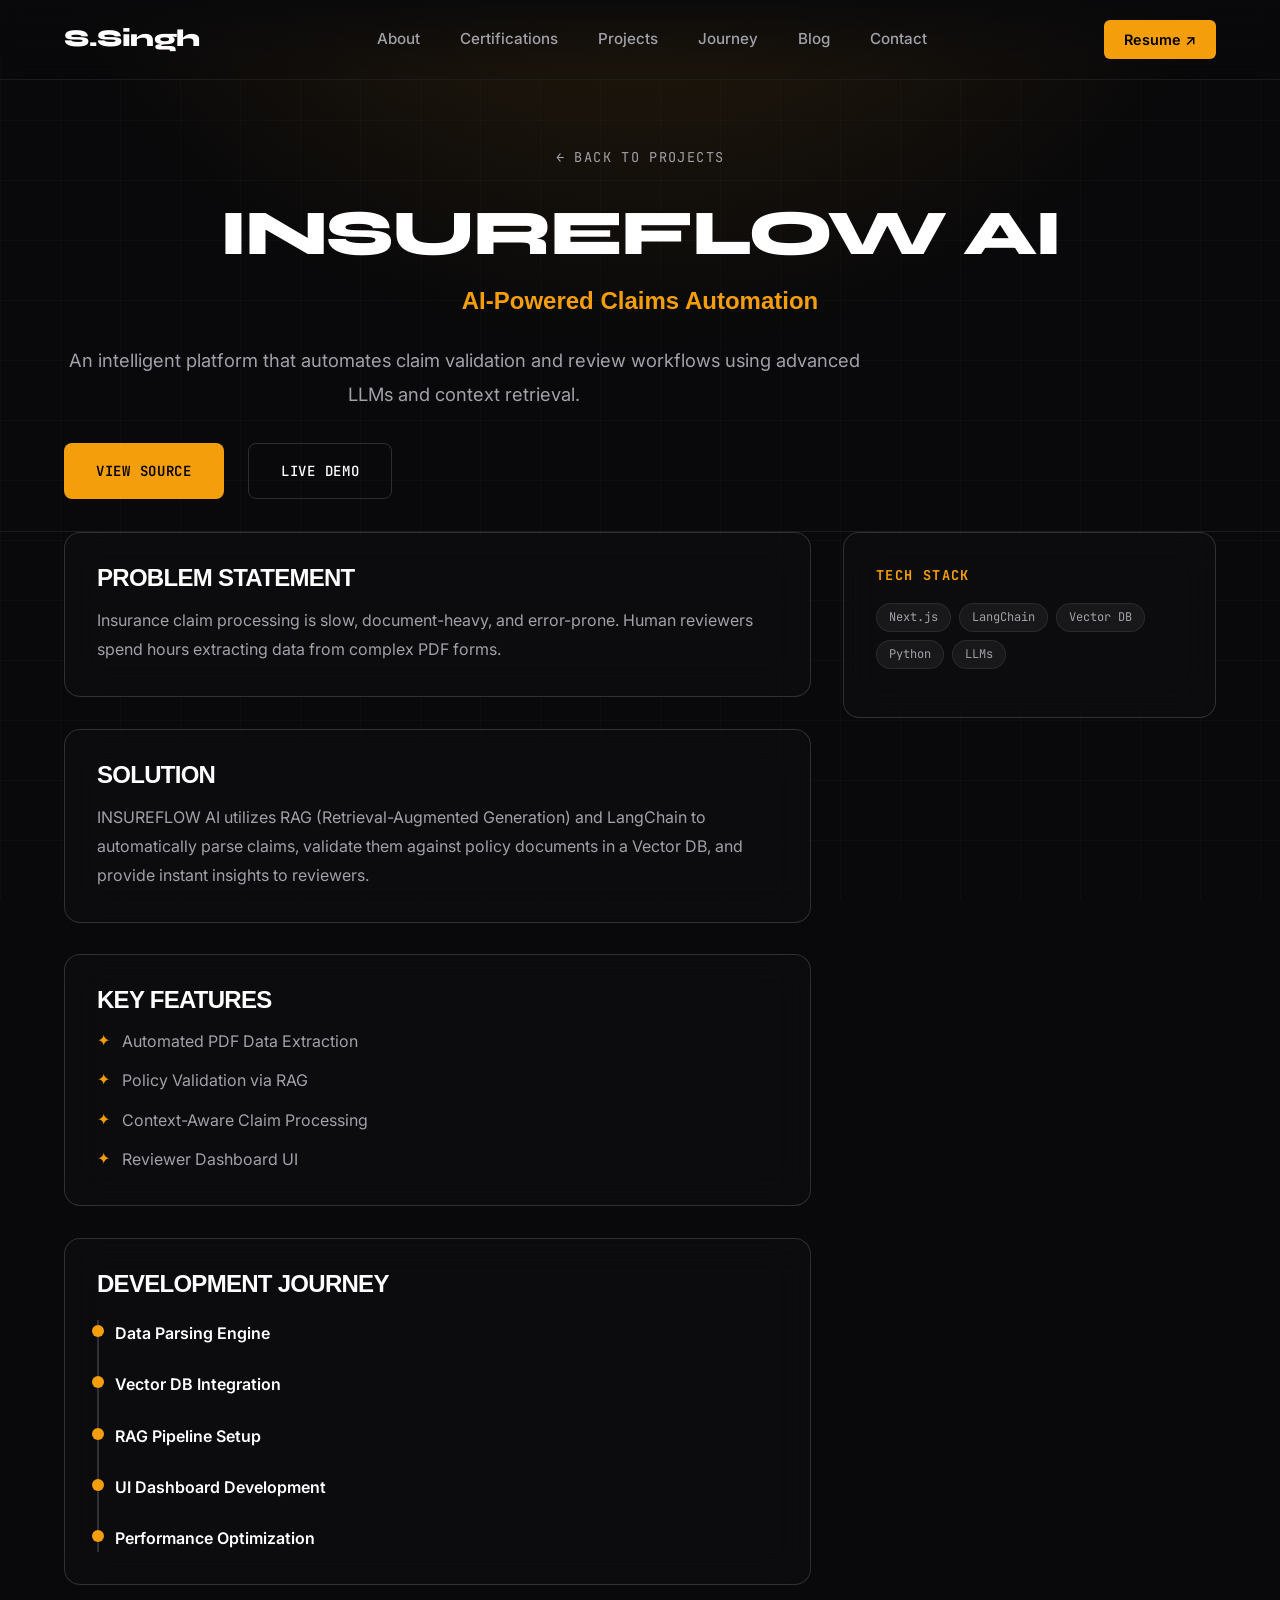
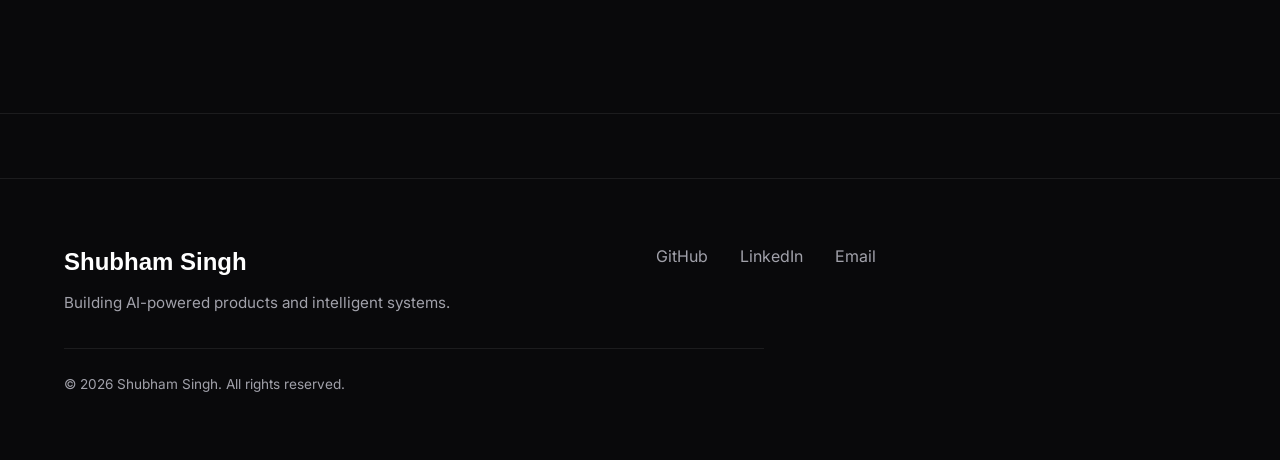
<file: projects/insureflow-ai/index.html>
<!DOCTYPE html>
<html lang="en">
<head>
  <meta charset="UTF-8" />
  <meta name="viewport" content="width=device-width, initial-scale=1.0" />
  <title>INSUREFLOW AI | Shubham Singh</title>
  <link rel="stylesheet" href="../../styles.css" />

  <!-- Primary Meta Tags -->
  <meta name="title" content="Shubham Singh | Premium AI Engineer">
  <meta name="description" content="Computer Science Engineering student at KIIT Bhubaneswar building AI-powered applications.">
  
  <!-- Open Graph / Facebook -->
  <meta property="og:type" content="website">
  <meta property="og:url" content="https://shubham1712portfolio.vercel.app/">
  <meta property="og:title" content="Shubham Singh | Premium AI Engineer">
  <meta property="og:description" content="Computer Science Engineering student at KIIT Bhubaneswar building AI-powered applications.">
  <meta property="og:image" content="https://shubham1712portfolio.vercel.app/avatar.jpg">

  <!-- Twitter -->
  <meta property="twitter:card" content="summary_large_image">
  <meta property="twitter:url" content="https://shubham1712portfolio.vercel.app/">
  <meta property="twitter:title" content="Shubham Singh | Premium AI Engineer">
  <meta property="twitter:description" content="Computer Science Engineering student at KIIT Bhubaneswar building AI-powered applications.">
  <meta property="twitter:image" content="https://shubham1712portfolio.vercel.app/avatar.jpg">

</head>
<body>

  <!-- GLOBAL NAVIGATION -->
  <nav class="nav-premium">
    <div class="container">
      <a href="../../index.html" class="nav-logo">S.Singh</a>
      <div class="nav-links">
        <a href="../../index.html#about">About</a>
        <a href="../../certifications/index.html">Certifications</a>
        <a href="../../projects/index.html">Projects</a>
        <a href="../../journey/index.html">Journey</a>
        <a href="../../blog/index.html">Blog</a>
        <a href="../../index.html#contact">Contact</a>
      </div>
      <div style="display: flex; align-items: center; gap: 1rem;">
        <a href="../../Shubham_singh_Resume.pdf" target="_blank" class="nav-resume-btn">Resume ↗</a>
        <button class="menu-toggle" aria-label="Toggle Menu">
          <svg viewBox="0 0 24 24" fill="none" stroke-width="2" stroke-linecap="round" stroke-linejoin="round">
            <line x1="3" y1="12" x2="21" y2="12"></line>
            <line x1="3" y1="6" x2="21" y2="6"></line>
            <line x1="3" y1="18" x2="21" y2="18"></line>
          </svg>
        </button>
      </div>
    </div>
  </nav>

  <!-- MOBILE MENU OVERLAY -->
  <div class="mobile-menu-overlay">
      <div class="mobile-nav-links">
        <a href="../../index.html#about">About</a>
        <a href="../../certifications/index.html">Certifications</a>
        <a href="../../projects/index.html">Projects</a>
        <a href="../../journey/index.html">Journey</a>
        <a href="../../blog/index.html">Blog</a>
        <a href="../../index.html#contact">Contact</a>
        <a href="../../Shubham_singh_Resume.pdf" target="_blank" style="color: var(--accent-primary);">Resume ↗</a>
      </div>
  </div>


  <!-- HERO SECTION -->
  <section class="section-premium" style="padding-top: calc(var(--nav-height) + 4rem); padding-bottom: 2rem;">
    <div class="container text-center reveal-up">
      <a href="../index.html" style="display: inline-flex; justify-content: center; align-items: center; gap: 0.5rem; color: var(--text-muted); text-decoration: none; font-family: var(--font-mono); font-size: 0.85rem; text-transform: uppercase; letter-spacing: 0.1em; margin-bottom: 2rem; transition: color 0.3s;" onmouseover="this.style.color='var(--accent-primary)'" onmouseout="this.style.color='var(--text-muted)'">
        ← Back to Projects
      </a>
      <h1 class="heading-massive" style="font-size: clamp(2.5rem, 5vw, 4.5rem); margin-bottom: 1rem; text-transform: none;">INSUREFLOW AI</h1>
      <h3 style="font-family: var(--font-display); font-size: 1.5rem; color: var(--accent-primary); margin-bottom: 1.5rem;">AI-Powered Claims Automation</h3>
      <p class="text-body" style="font-size: 1.15rem; max-width: 800px; margin-bottom: 2rem; line-height: 1.8;">
        An intelligent platform that automates claim validation and review workflows using advanced LLMs and context retrieval.
      </p>
      
      <div class="btn-group" style="gap: 1.5rem;">
        <a href="https://github.com/Shubham-singh1712/InsureFlow-AI" target="_blank" class="btn" style="background: var(--accent-primary); color: #000; border-radius: 8px; font-weight: 600; padding: 1rem 2rem; border: none;">View Source</a>
        <a href="#" target="_blank" class="btn" style="background: transparent; color: white; border: 1px solid var(--border-strong); border-radius: 8px; padding: 1rem 2rem;">Live Demo</a>
      </div>
    </div>
  </section>

  <!-- CONTENT -->
  <section class="section-premium" style="padding-top: 0;">
    <div class="container">
      <div style="display: grid; grid-template-columns: 2fr 1fr; gap: 2rem; align-items: start;">
        
        <!-- Main Column -->
        <div style="display: flex; flex-direction: column; gap: 2rem;">
          
          <div class="glass-card reveal-up">
            <h2 class="heading-section" style="font-size: 1.5rem; margin-bottom: 1rem; color: white;">Problem Statement</h2>
            <p class="text-body" style="line-height: 1.8;">Insurance claim processing is slow, document-heavy, and error-prone. Human reviewers spend hours extracting data from complex PDF forms.</p>
          </div>
          
          <div class="glass-card reveal-up">
            <h2 class="heading-section" style="font-size: 1.5rem; margin-bottom: 1rem; color: white;">Solution</h2>
            <p class="text-body" style="line-height: 1.8;">INSUREFLOW AI utilizes RAG (Retrieval-Augmented Generation) and LangChain to automatically parse claims, validate them against policy documents in a Vector DB, and provide instant insights to reviewers.</p>
          </div>

          <div class="glass-card reveal-up">
            <h2 class="heading-section" style="font-size: 1.5rem; margin-bottom: 1rem; color: white;">Key Features</h2>
            <ul style="list-style: none; padding: 0; display: flex; flex-direction: column; gap: 0.75rem;">
        <li style="display: flex; align-items: start; gap: 0.75rem;">
          <span style="color: var(--accent-primary);">✦</span>
          <span class="text-body">Automated PDF Data Extraction</span>
        </li>
        <li style="display: flex; align-items: start; gap: 0.75rem;">
          <span style="color: var(--accent-primary);">✦</span>
          <span class="text-body">Policy Validation via RAG</span>
        </li>
        <li style="display: flex; align-items: start; gap: 0.75rem;">
          <span style="color: var(--accent-primary);">✦</span>
          <span class="text-body">Context-Aware Claim Processing</span>
        </li>
        <li style="display: flex; align-items: start; gap: 0.75rem;">
          <span style="color: var(--accent-primary);">✦</span>
          <span class="text-body">Reviewer Dashboard UI</span>
        </li></ul>
          </div>

          <div class="glass-card reveal-up">
            <h2 class="heading-section" style="font-size: 1.5rem; margin-bottom: 1.5rem; color: white;">Development Journey</h2>
            <div style="padding-left: 1rem; border-left: 2px solid var(--border-strong); display: flex; flex-direction: column; gap: 1.5rem;">
              
        <div style="position: relative;">
          <div style="position: absolute; left: calc(-1rem - 7px); top: 5px; width: 12px; height: 12px; border-radius: 50%; background: var(--accent-primary);"></div>
          <p class="text-body" style="font-weight: 600; color: white; margin: 0;">Data Parsing Engine</p>
        </div>
        <div style="position: relative;">
          <div style="position: absolute; left: calc(-1rem - 7px); top: 5px; width: 12px; height: 12px; border-radius: 50%; background: var(--accent-primary);"></div>
          <p class="text-body" style="font-weight: 600; color: white; margin: 0;">Vector DB Integration</p>
        </div>
        <div style="position: relative;">
          <div style="position: absolute; left: calc(-1rem - 7px); top: 5px; width: 12px; height: 12px; border-radius: 50%; background: var(--accent-primary);"></div>
          <p class="text-body" style="font-weight: 600; color: white; margin: 0;">RAG Pipeline Setup</p>
        </div>
        <div style="position: relative;">
          <div style="position: absolute; left: calc(-1rem - 7px); top: 5px; width: 12px; height: 12px; border-radius: 50%; background: var(--accent-primary);"></div>
          <p class="text-body" style="font-weight: 600; color: white; margin: 0;">UI Dashboard Development</p>
        </div>
        <div style="position: relative;">
          <div style="position: absolute; left: calc(-1rem - 7px); top: 5px; width: 12px; height: 12px; border-radius: 50%; background: var(--accent-primary);"></div>
          <p class="text-body" style="font-weight: 600; color: white; margin: 0;">Performance Optimization</p>
        </div>
            </div>
          </div>

        </div>

        <!-- Sidebar -->
        <div style="position: sticky; top: calc(var(--nav-height) + 2rem);">
          <div class="glass-card reveal-up">
            <h3 style="font-family: var(--font-mono); color: var(--accent-primary); letter-spacing: 0.1em; text-transform: uppercase; font-size: 0.85rem; margin-bottom: 1rem;">Tech Stack</h3>
            <div class="pill-group" style="gap: 0.5rem; display: flex; flex-wrap: wrap;">
              <span class="pill">Next.js</span><span class="pill">LangChain</span><span class="pill">Vector DB</span><span class="pill">Python</span><span class="pill">LLMs</span>
            </div>
          </div>
        </div>

      </div>
    </div>
  </section>

  <!-- GLOBAL FOOTER -->
  <footer class="footer-premium" style="border-top: 1px solid var(--border-subtle); padding: 4rem 0; margin-top: 4rem;">
    <div class="container">
      <div class="bento-grid-2" style="gap: 2rem; margin-bottom: 2rem;">
        <div>
          <h3 style="font-family: var(--font-display); font-size: 1.5rem; font-weight: 600; color: white; margin-bottom: 0.5rem;">Shubham Singh</h3>
          <p class="text-body" style="font-size: 0.95rem;">Building AI-powered products and intelligent systems.</p>
        </div>
        <div style="display: flex; gap: 2rem;">
          <a href="https://github.com/Shubham-singh1712" class="text-body" style="text-decoration: none; transition: color 0.3s;">GitHub</a>
          <a href="https://www.linkedin.com/in/shubham-singh-579059216/" class="text-body" style="text-decoration: none; transition: color 0.3s;">LinkedIn</a>
          <a href="mailto:shubham.sin06@gmail.com" class="text-body" style="text-decoration: none; transition: color 0.3s;">Email</a>
        </div>
      </div>
      <p class="text-body" style="font-size: 0.85rem; border-top: 1px solid var(--border-subtle); padding-top: 1.5rem;">&copy; 2026 Shubham Singh. All rights reserved.</p>
    </div>
  </footer>

  <script src="../../script.js"></script>
</body>
</html>
</file>
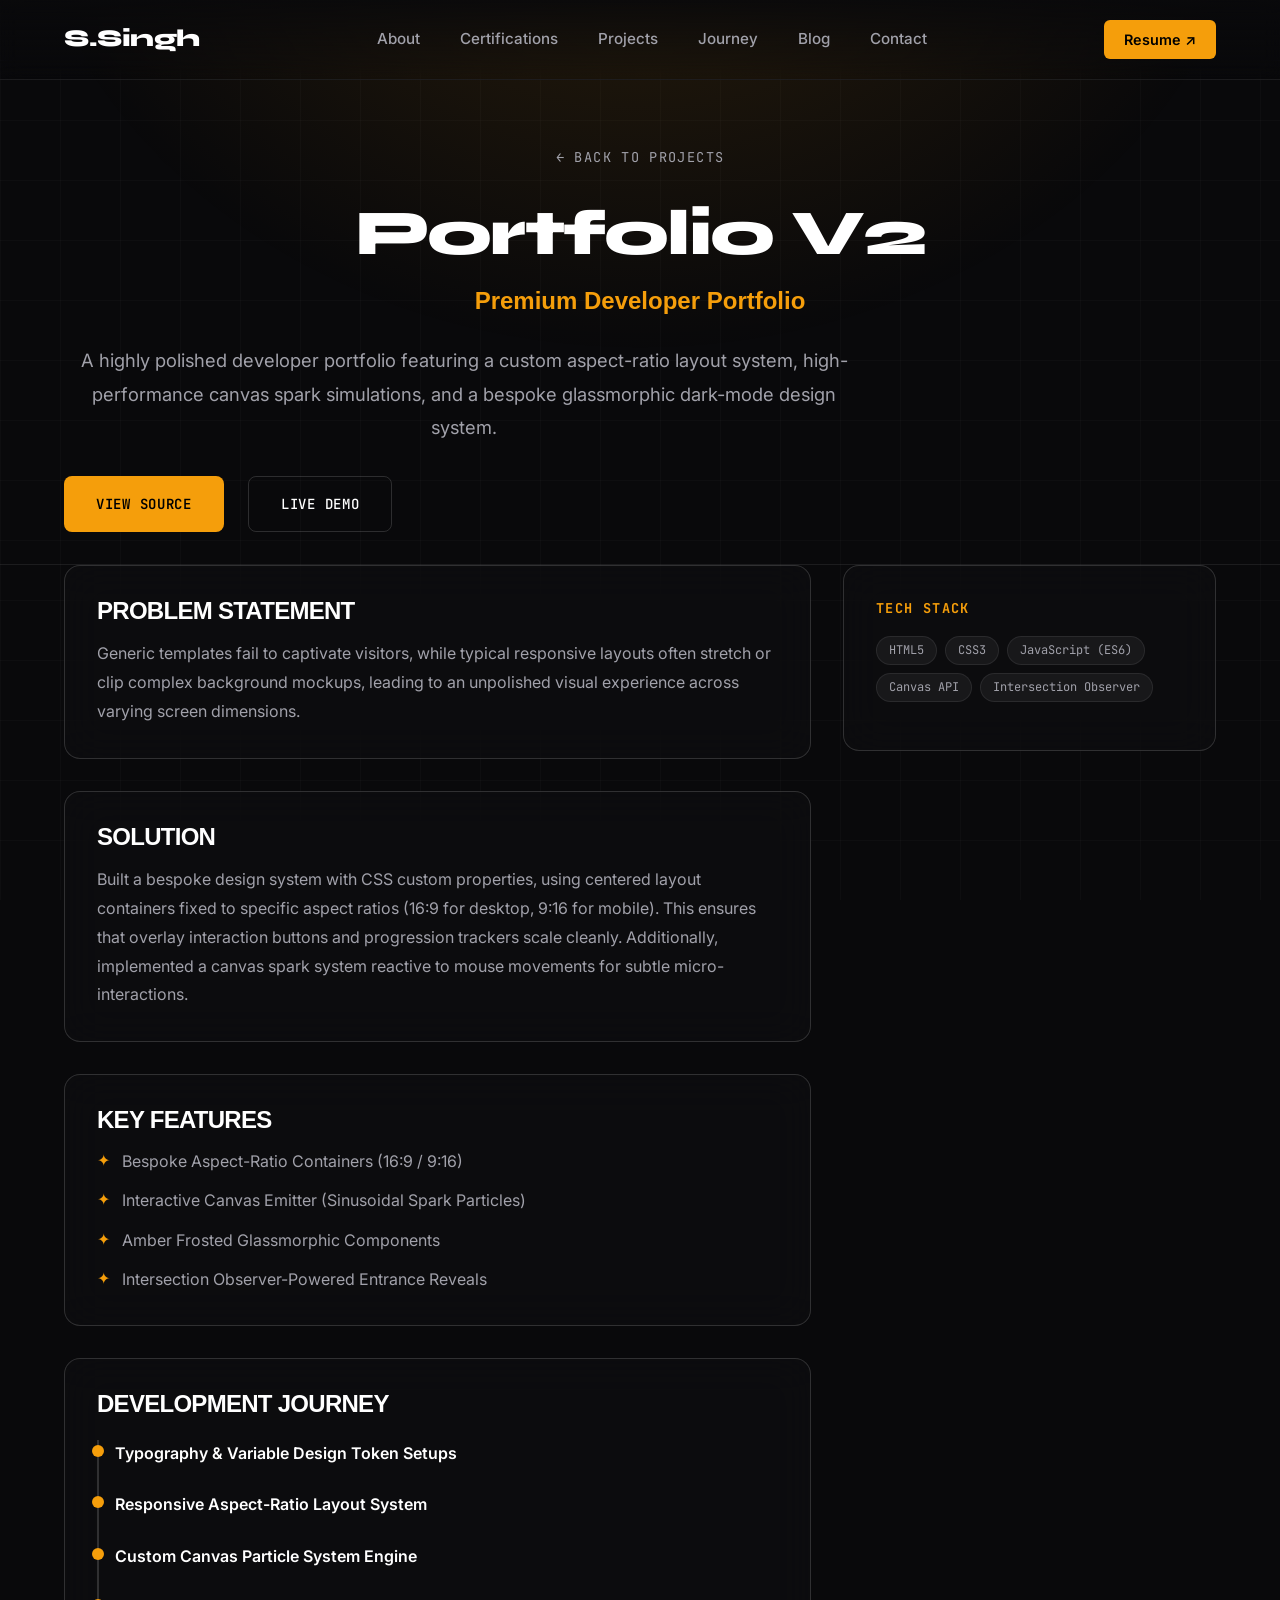
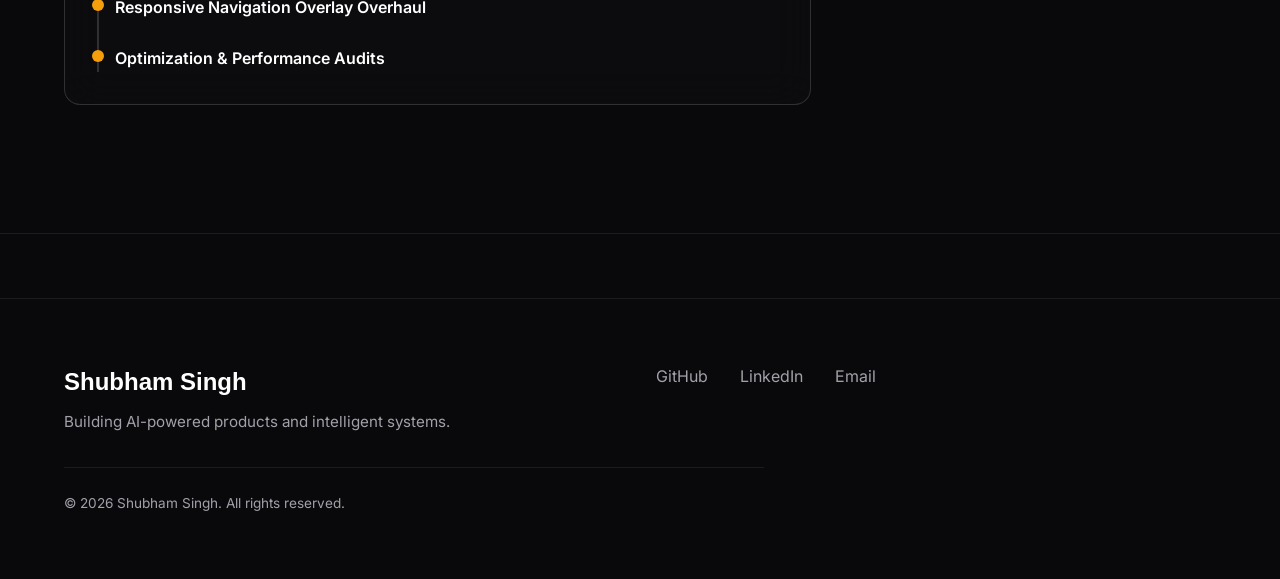
<file: projects/portfolio-v2/index.html>
<!DOCTYPE html>
<html lang="en">
<head>
  <meta charset="UTF-8" />
  <meta name="viewport" content="width=device-width, initial-scale=1.0" />
  <title>Portfolio V2 | Shubham Singh</title>
  <link rel="stylesheet" href="../../styles.css" />

  <!-- Primary Meta Tags -->
  <meta name="title" content="Shubham Singh | Premium AI Engineer">
  <meta name="description" content="Computer Science Engineering student at KIIT Bhubaneswar building AI-powered applications.">
  
  <!-- Open Graph / Facebook -->
  <meta property="og:type" content="website">
  <meta property="og:url" content="https://shubham1712portfolio.vercel.app/">
  <meta property="og:title" content="Shubham Singh | Premium AI Engineer">
  <meta property="og:description" content="Computer Science Engineering student at KIIT Bhubaneswar building AI-powered applications.">
  <meta property="og:image" content="https://shubham1712portfolio.vercel.app/avatar.jpg">

  <!-- Twitter -->
  <meta property="twitter:card" content="summary_large_image">
  <meta property="twitter:url" content="https://shubham1712portfolio.vercel.app/">
  <meta property="twitter:title" content="Shubham Singh | Premium AI Engineer">
  <meta property="twitter:description" content="Computer Science Engineering student at KIIT Bhubaneswar building AI-powered applications.">
  <meta property="twitter:image" content="https://shubham1712portfolio.vercel.app/avatar.jpg">
</head>
<body>

  <!-- GLOBAL NAVIGATION -->
  <nav class="nav-premium">
    <div class="container">
      <a href="../../index.html" class="nav-logo">S.Singh</a>
      <div class="nav-links">
        <a href="../../index.html#about">About</a>
        <a href="../../certifications/index.html">Certifications</a>
        <a href="../../projects/index.html">Projects</a>
        <a href="../../journey/index.html">Journey</a>
        <a href="../../blog/index.html">Blog</a>
        <a href="../../index.html#contact">Contact</a>
      </div>
      <div style="display: flex; align-items: center; gap: 1rem;">
        <a href="../../Shubham_singh_Resume.pdf" target="_blank" class="nav-resume-btn">Resume ↗</a>
        <button class="menu-toggle" aria-label="Toggle Menu">
          <svg viewBox="0 0 24 24" fill="none" stroke-width="2" stroke-linecap="round" stroke-linejoin="round">
            <line x1="3" y1="12" x2="21" y2="12"></line>
            <line x1="3" y1="6" x2="21" y2="6"></line>
            <line x1="3" y1="18" x2="21" y2="18"></line>
          </svg>
        </button>
      </div>
    </div>
  </nav>

  <!-- MOBILE MENU OVERLAY -->
  <div class="mobile-menu-overlay">
      <div class="mobile-nav-links">
        <a href="../../index.html#about">About</a>
        <a href="../../certifications/index.html">Certifications</a>
        <a href="../../projects/index.html">Projects</a>
        <a href="../../journey/index.html">Journey</a>
        <a href="../../blog/index.html">Blog</a>
        <a href="../../index.html#contact">Contact</a>
        <a href="../../Shubham_singh_Resume.pdf" target="_blank" style="color: var(--accent-primary);">Resume ↗</a>
      </div>
  </div>

  <!-- HERO SECTION -->
  <section class="section-premium" style="padding-top: calc(var(--nav-height) + 4rem); padding-bottom: 2rem;">
    <div class="container text-center reveal-up">
      <a href="../index.html" style="display: inline-flex; justify-content: center; align-items: center; gap: 0.5rem; color: var(--text-muted); text-decoration: none; font-family: var(--font-mono); font-size: 0.85rem; text-transform: uppercase; letter-spacing: 0.1em; margin-bottom: 2rem; transition: color 0.3s;" onmouseover="this.style.color='var(--accent-primary)'" onmouseout="this.style.color='var(--text-muted)'">
        ← Back to Projects
      </a>
      <h1 class="heading-massive" style="font-size: clamp(2.5rem, 5vw, 4.5rem); margin-bottom: 1rem; text-transform: none;">Portfolio V2</h1>
      <h3 style="font-family: var(--font-display); font-size: 1.5rem; color: var(--accent-primary); margin-bottom: 1.5rem;">Premium Developer Portfolio</h3>
      <p class="text-body" style="font-size: 1.15rem; max-width: 800px; margin-bottom: 2rem; line-height: 1.8;">
        A highly polished developer portfolio featuring a custom aspect-ratio layout system, high-performance canvas spark simulations, and a bespoke glassmorphic dark-mode design system.
      </p>
      
      <div class="btn-group" style="gap: 1.5rem;">
        <a href="https://github.com/Shubham-singh1712/Portfolio" target="_blank" class="btn" style="background: var(--accent-primary); color: #000; border-radius: 8px; font-weight: 600; padding: 1rem 2rem; border: none;">View Source</a>
        <a href="../../index.html" class="btn" style="background: transparent; color: white; border: 1px solid var(--border-strong); border-radius: 8px; padding: 1rem 2rem;">Live Demo</a>
      </div>
    </div>
  </section>

  <!-- CONTENT -->
  <section class="section-premium" style="padding-top: 0;">
    <div class="container">
      <div style="display: grid; grid-template-columns: 2fr 1fr; gap: 2rem; align-items: start;">
        
        <!-- Main Column -->
        <div style="display: flex; flex-direction: column; gap: 2rem;">
          
          <div class="glass-card reveal-up">
            <h2 class="heading-section" style="font-size: 1.5rem; margin-bottom: 1rem; color: white;">Problem Statement</h2>
            <p class="text-body" style="line-height: 1.8;">Generic templates fail to captivate visitors, while typical responsive layouts often stretch or clip complex background mockups, leading to an unpolished visual experience across varying screen dimensions.</p>
          </div>
          
          <div class="glass-card reveal-up">
            <h2 class="heading-section" style="font-size: 1.5rem; margin-bottom: 1rem; color: white;">Solution</h2>
            <p class="text-body" style="line-height: 1.8;">Built a bespoke design system with CSS custom properties, using centered layout containers fixed to specific aspect ratios (16:9 for desktop, 9:16 for mobile). This ensures that overlay interaction buttons and progression trackers scale cleanly. Additionally, implemented a canvas spark system reactive to mouse movements for subtle micro-interactions.</p>
          </div>

          <div class="glass-card reveal-up">
            <h2 class="heading-section" style="font-size: 1.5rem; margin-bottom: 1rem; color: white;">Key Features</h2>
            <ul style="list-style: none; padding: 0; display: flex; flex-direction: column; gap: 0.75rem;">
              <li style="display: flex; align-items: start; gap: 0.75rem;">
                <span style="color: var(--accent-primary);">✦</span>
                <span class="text-body">Bespoke Aspect-Ratio Containers (16:9 / 9:16)</span>
              </li>
              <li style="display: flex; align-items: start; gap: 0.75rem;">
                <span style="color: var(--accent-primary);">✦</span>
                <span class="text-body">Interactive Canvas Emitter (Sinusoidal Spark Particles)</span>
              </li>
              <li style="display: flex; align-items: start; gap: 0.75rem;">
                <span style="color: var(--accent-primary);">✦</span>
                <span class="text-body">Amber Frosted Glassmorphic Components</span>
              </li>
              <li style="display: flex; align-items: start; gap: 0.75rem;">
                <span style="color: var(--accent-primary);">✦</span>
                <span class="text-body">Intersection Observer-Powered Entrance Reveals</span>
              </li>
            </ul>
          </div>

          <div class="glass-card reveal-up">
            <h2 class="heading-section" style="font-size: 1.5rem; margin-bottom: 1.5rem; color: white;">Development Journey</h2>
            <div style="padding-left: 1rem; border-left: 2px solid var(--border-strong); display: flex; flex-direction: column; gap: 1.5rem;">
              <div style="position: relative;">
                <div style="position: absolute; left: calc(-1rem - 7px); top: 5px; width: 12px; height: 12px; border-radius: 50%; background: var(--accent-primary);"></div>
                <p class="text-body" style="font-weight: 600; color: white; margin: 0;">Typography & Variable Design Token Setups</p>
              </div>
              <div style="position: relative;">
                <div style="position: absolute; left: calc(-1rem - 7px); top: 5px; width: 12px; height: 12px; border-radius: 50%; background: var(--accent-primary);"></div>
                <p class="text-body" style="font-weight: 600; color: white; margin: 0;">Responsive Aspect-Ratio Layout System</p>
              </div>
              <div style="position: relative;">
                <div style="position: absolute; left: calc(-1rem - 7px); top: 5px; width: 12px; height: 12px; border-radius: 50%; background: var(--accent-primary);"></div>
                <p class="text-body" style="font-weight: 600; color: white; margin: 0;">Custom Canvas Particle System Engine</p>
              </div>
              <div style="position: relative;">
                <div style="position: absolute; left: calc(-1rem - 7px); top: 5px; width: 12px; height: 12px; border-radius: 50%; background: var(--accent-primary);"></div>
                <p class="text-body" style="font-weight: 600; color: white; margin: 0;">Responsive Navigation Overlay Overhaul</p>
              </div>
              <div style="position: relative;">
                <div style="position: absolute; left: calc(-1rem - 7px); top: 5px; width: 12px; height: 12px; border-radius: 50%; background: var(--accent-primary);"></div>
                <p class="text-body" style="font-weight: 600; color: white; margin: 0;">Optimization & Performance Audits</p>
              </div>
            </div>
          </div>

        </div>

        <!-- Sidebar -->
        <div style="position: sticky; top: calc(var(--nav-height) + 2rem);">
          <div class="glass-card reveal-up">
            <h3 style="font-family: var(--font-mono); color: var(--accent-primary); letter-spacing: 0.1em; text-transform: uppercase; font-size: 0.85rem; margin-bottom: 1rem;">Tech Stack</h3>
            <div class="pill-group" style="gap: 0.5rem; display: flex; flex-wrap: wrap;">
              <span class="pill">HTML5</span>
              <span class="pill">CSS3</span>
              <span class="pill">JavaScript (ES6)</span>
              <span class="pill">Canvas API</span>
              <span class="pill">Intersection Observer</span>
            </div>
          </div>
        </div>

      </div>
    </div>
  </section>

  <!-- GLOBAL FOOTER -->
  <footer class="footer-premium" style="border-top: 1px solid var(--border-subtle); padding: 4rem 0; margin-top: 4rem;">
    <div class="container">
      <div class="bento-grid-2" style="gap: 2rem; margin-bottom: 2rem;">
        <div>
          <h3 style="font-family: var(--font-display); font-size: 1.5rem; font-weight: 600; color: white; margin-bottom: 0.5rem;">Shubham Singh</h3>
          <p class="text-body" style="font-size: 0.95rem;">Building AI-powered products and intelligent systems.</p>
        </div>
        <div style="display: flex; gap: 2rem;">
          <a href="https://github.com/Shubham-singh1712" class="text-body" style="text-decoration: none; transition: color 0.3s;">GitHub</a>
          <a href="https://www.linkedin.com/in/shubham-singh-579059216/" class="text-body" style="text-decoration: none; transition: color 0.3s;">LinkedIn</a>
          <a href="mailto:shubham.sin06@gmail.com" class="text-body" style="text-decoration: none; transition: color 0.3s;">Email</a>
        </div>
      </div>
      <p class="text-body" style="font-size: 0.85rem; border-top: 1px solid var(--border-subtle); padding-top: 1.5rem;">&copy; 2026 Shubham Singh. All rights reserved.</p>
    </div>
  </footer>

  <script src="../../script.js"></script>
</body>
</html>
</file>
<file: styles.css>
/* ==========================================================================
   PREMIUM SAAS DESIGN SYSTEM
   ========================================================================== */

@import url('https://api.fontshare.com/v2/css?f[]=clash-display@700,600,500,400&display=swap');
@import url('https://fonts.googleapis.com/css2?family=Syne:wght@700;800&family=Inter:wght@400;500;600&family=JetBrains+Mono:wght@400;500&display=swap');

:root {
  /* Colors */
  --bg-dark: #09090b;
  --bg-surface: #121214;
  --bg-surface-elevated: #1c1c1f;
  
  --accent-primary: #f59e0b; /* Premium Amber/Gold */
  --accent-primary-glow: rgba(245, 158, 11, 0.15);
  --accent-secondary: #d97706;
  
  --text-main: #ffffff;
  --text-muted: #a1a1aa;
  --text-faint: #52525b;
  
  --border-subtle: rgba(255, 255, 255, 0.08);
  --border-strong: rgba(255, 255, 255, 0.15);
  
  /* Typography Scale */
  --font-display: 'Clash Display', sans-serif;
  --font-body: 'Inter', sans-serif;
  --font-mono: 'JetBrains Mono', monospace;

  /* Spacing Tokens */
  --space-xs: 0.5rem;
  --space-sm: 1rem;
  --space-md: 2rem;
  --space-lg: 4rem;
  --space-xl: 8rem;
  --space-2xl: 12rem;
  
  --section-padding: clamp(6rem, 10vw, 10rem);
  --card-padding: clamp(1.25rem, 2.5vw, 2rem);
  
  /* Radii */
  --radius-sm: 4px;
  --radius-md: 12px;
  --radius-lg: 24px;
  
  /* Layout */
  --max-width: 1400px;
  --nav-height: 80px;
}

/* ==========================================================================
   GLOBAL RESET & BASE
   ========================================================================== */
*, *::before, *::after {
  box-sizing: border-box;
  margin: 0;
  padding: 0;
}

html {
  scroll-behavior: smooth;
  font-size: 16px;
}

body {
  background-color: var(--bg-dark);
  color: var(--text-main);
  font-family: var(--font-body);
  line-height: 1.6;
  overflow-x: hidden;
  /* Thin Grid Background */
  background-image: 
    linear-gradient(to right, rgba(255,255,255,0.02) 1px, transparent 1px),
    linear-gradient(to bottom, rgba(255,255,255,0.02) 1px, transparent 1px);
  background-size: 60px 60px;
  background-attachment: fixed;
}

/* Add a subtle radial glow behind the whole page */
body::before {
  content: '';
  position: fixed;
  top: -20vh;
  left: 50%;
  transform: translateX(-50%);
  width: 100vw;
  height: 60vh;
  background: radial-gradient(ellipse at top, var(--accent-primary-glow) 0%, transparent 70%);
  pointer-events: none;
  z-index: -1;
}

body.splash-locked {
  overflow: hidden;
}

#page-shell {
  position: relative;
  z-index: 1;
  transition: opacity 0.9s ease, transform 1s cubic-bezier(0.16, 1, 0.3, 1), filter 1s ease;
}

body.splash-active #page-shell {
  opacity: 0.16;
  transform: scale(1.025);
  filter: blur(18px) saturate(0.85);
  pointer-events: none;
}

/* ==========================================================================
   SPLASH SCREEN
   ========================================================================== */

#splash-wrapper {
  position: fixed;
  inset: 0;
  z-index: 9999;
  overflow: hidden;
  background:
    radial-gradient(circle at center, rgba(245, 158, 11, 0.1), transparent 46%),
    linear-gradient(180deg, #080706 0%, #040404 100%);
  opacity: 1;
  transition: opacity 1.15s ease;
}

#splash-wrapper.fade-out {
  opacity: 0;
  pointer-events: none;
}

#splash-particles {
  position: absolute;
  inset: 0;
  width: 100%;
  height: 100%;
  pointer-events: none;
}

.splash-scene {
  position: absolute;
  inset: 0;
  display: grid;
  place-items: center;
}

.splash-desktop {
  display: grid;
}

.splash-mobile {
  display: none;
}

.splash-stage {
  position: relative;
  overflow: hidden;
  isolation: isolate;
}

.splash-stage-desktop {
  width: min(100vw, calc(100vh * 16 / 9));
  aspect-ratio: 16 / 9;
  max-width: 100vw;
  max-height: 100vh;
}

.splash-stage-mobile {
  width: min(100vw, calc(100vh * 9 / 16));
  aspect-ratio: 9 / 16;
}

.splash-stage-mobile::before,
.splash-stage-mobile::after {
  content: '';
  position: absolute;
  inset: 0;
  pointer-events: none;
}

.splash-stage-mobile::before {
  z-index: 3;
  background:
    linear-gradient(180deg, rgba(3, 2, 1, 0.08) 0%, rgba(3, 2, 1, 0.08) 28%, rgba(3, 2, 1, 0.36) 38%, rgba(3, 2, 1, 0.52) 56%, rgba(3, 2, 1, 0.78) 73%, rgba(2, 1, 1, 0.97) 100%),
    linear-gradient(90deg, rgba(3, 2, 1, 0.72) 0%, rgba(3, 2, 1, 0.34) 17%, rgba(3, 2, 1, 0.12) 34%, rgba(3, 2, 1, 0.12) 66%, rgba(3, 2, 1, 0.34) 83%, rgba(3, 2, 1, 0.72) 100%),
    radial-gradient(ellipse at 50% 42%, rgba(3, 2, 1, 0.08) 0%, rgba(3, 2, 1, 0.22) 42%, rgba(3, 2, 1, 0.48) 66%, rgba(3, 2, 1, 0.74) 100%);
}

.splash-stage-mobile::after {
  z-index: 4;
  background: radial-gradient(ellipse at 50% 44%, rgba(255, 170, 65, 0.14) 0%, rgba(255, 170, 65, 0.06) 24%, transparent 46%);
}

.splash-illustration,
.splash-grain,
.splash-halo,
.splash-bg-word,
.splash-status,
.splash-timeline,
.splash-cta,
.mobile-cta {
  position: absolute;
}

.splash-illustration,
.splash-grain,
.splash-halo {
  inset: 0;
}

.splash-illustration {
  background-repeat: no-repeat;
  background-position: center;
  background-size: cover;
  z-index: 2;
  transform-origin: center 54%;
  transition: transform 1.45s cubic-bezier(0.16, 1, 0.3, 1), opacity 1.2s ease, filter 1.2s ease;
  filter: saturate(1.06) contrast(1.08);
}

.splash-illustration-desktop {
  background-image: url('splash-desktop.png');
  background-size: cover;
  background-position: center;
  filter: none;
}

.splash-illustration-mobile {
  background-image:
    linear-gradient(180deg, rgba(0, 0, 0, 0.4) 0%, rgba(0, 0, 0, 0.04) 24%, rgba(0, 0, 0, 0.18) 70%, rgba(0, 0, 0, 0.88) 100%),
    linear-gradient(270deg, rgba(0, 0, 0, 0.9) 0%, rgba(0, 0, 0, 0.24) 16%, rgba(0, 0, 0, 0) 30%),
    linear-gradient(0deg, rgba(0, 0, 0, 0.92) 0%, rgba(0, 0, 0, 0.18) 18%, rgba(0, 0, 0, 0) 32%),
    url('splash-mobile.jpg');
  background-size: cover, 34% 24%, 100% 26%, cover;
  background-position: center, top right, bottom center, center;
  filter: saturate(1) contrast(1.02) brightness(0.84);
}

.splash-grain {
  z-index: 2;
  background-image:
    radial-gradient(circle at 20% 20%, rgba(255, 176, 56, 0.18) 0, transparent 24%),
    radial-gradient(circle at 78% 32%, rgba(255, 140, 0, 0.1) 0, transparent 30%);
  mix-blend-mode: screen;
  opacity: 0.55;
  pointer-events: none;
}

.splash-halo {
  z-index: 4;
  border-radius: 50%;
  background: radial-gradient(circle, rgba(255, 154, 25, 0.5) 0%, rgba(255, 154, 25, 0.18) 34%, rgba(255, 154, 25, 0.06) 50%, transparent 72%);
  filter: blur(14px);
  transform: scale(1);
  transition: transform 1.4s cubic-bezier(0.16, 1, 0.3, 1), opacity 1.2s ease;
}

.splash-halo-mobile {
  inset: auto;
  width: 76%;
  height: 48%;
  left: 50%;
  top: 47%;
  transform: translate(-50%, -32%);
}

.splash-bg-word {
  z-index: 0;
  left: 50%;
  top: 52%;
  transform: translate(-50%, -50%);
  font-family: 'Syne', sans-serif;
  font-size: clamp(5rem, 13vw, 13rem);
  font-weight: 800;
  line-height: 0.82;
  letter-spacing: -0.08em;
  text-transform: uppercase;
  color: rgba(245, 158, 11, 0.1);
  text-shadow: 0 0 30px rgba(245, 158, 11, 0.06);
  pointer-events: none;
}

.splash-status {
  right: clamp(1.4rem, 3vw, 3rem);
  top: clamp(1.25rem, 3vw, 2.6rem);
  z-index: 6;
  text-align: right;
  font-family: var(--font-mono);
  text-transform: uppercase;
  letter-spacing: 0.34em;
}

.splash-status-kicker {
  margin-bottom: 0.9rem;
  font-size: clamp(0.72rem, 0.9vw, 0.95rem);
  color: rgba(255, 173, 71, 0.92);
}

.splash-status p {
  margin: 0;
  font-size: clamp(0.64rem, 0.82vw, 0.82rem);
  color: rgba(255, 255, 255, 0.78);
}

.splash-status p + p {
  margin-top: 0.45rem;
}

.desktop-cta-hitbox {
  position: absolute;
  left: 50%;
  bottom: 13.2%;
  width: 36.8%;
  height: 10.6%;
  transform: translateX(-50%);
  z-index: 5;
  border: 0;
  border-radius: 1.7rem;
  background: transparent;
  cursor: pointer;
  box-shadow: none;
  transition: box-shadow 0.35s ease, transform 0.35s ease;
}

.desktop-cta-hitbox:hover {
  box-shadow:
    0 0 0 1px rgba(255, 194, 112, 0.18) inset,
    0 0 24px rgba(245, 158, 11, 0.14);
}

.desktop-timeline-hitboxes {
  position: absolute;
  left: 50%;
  bottom: 1.9%;
  width: 82%;
  height: 8.4%;
  transform: translateX(-50%);
  display: grid;
  grid-template-columns: repeat(5, 1fr);
  z-index: 5;
}

.desktop-timeline-hitbox {
  display: block;
  width: 100%;
  height: 100%;
}

.splash-timeline {
  z-index: 3;
  color: rgba(255, 255, 255, 0.72);
  font-family: var(--font-mono);
  font-size: clamp(0.62rem, 0.8vw, 0.78rem);
  letter-spacing: 0.26em;
  text-transform: uppercase;
  text-align: center;
}

.timeline-separator {
  color: rgba(255, 166, 53, 0.92);
  text-shadow: 0 0 12px rgba(245, 158, 11, 0.65);
}

.mobile-cta {
  left: 50%;
  top: 71.5%;
  transform: translate(-50%, -50%);
  z-index: 6;
  display: flex;
  flex-direction: column;
  align-items: center;
  gap: 1rem;
}

.mobile-cta-button {
  width: clamp(6rem, 18vw, 7.5rem);
  height: clamp(6rem, 18vw, 7.5rem);
  border-radius: 50%;
  border: 1px solid rgba(255, 191, 97, 0.4);
  background: radial-gradient(circle at 50% 45%, rgba(16, 11, 6, 0.97), rgba(5, 4, 3, 0.995));
  box-shadow:
    0 0 0 1px rgba(255, 214, 146, 0.08) inset,
    0 0 0 14px rgba(0, 0, 0, 0.3),
    0 0 38px rgba(245, 158, 11, 0.22);
  color: var(--accent-primary);
  display: grid;
  place-items: center;
  cursor: pointer;
  padding: 0;
  position: relative;
  transition: transform 0.35s ease, box-shadow 0.35s ease;
}

.mobile-cta-button:hover {
  transform: scale(1.04);
  box-shadow:
    0 0 0 1px rgba(255, 214, 146, 0.12) inset,
    0 0 0 14px rgba(0, 0, 0, 0.3),
    0 0 52px rgba(245, 158, 11, 0.28);
}

.mobile-cta-button-ring {
  position: absolute;
  inset: -10%;
  border-radius: 50%;
  border: 1px solid rgba(255, 191, 97, 0.24);
  animation: splashPulse 2.8s ease-out infinite;
}

.mobile-cta-icon {
  position: relative;
  z-index: 1;
  font-size: clamp(1.9rem, 5vw, 2.4rem);
  line-height: 1;
}

.mobile-cta-text {
  font-family: var(--font-mono);
  font-size: 20px;
  letter-spacing: 0.25em;
  text-transform: uppercase;
  color: rgba(255, 177, 74, 0.96);
  text-align: center;
  white-space: nowrap;
  position: relative;
  z-index: 1;
}

.splash-timeline-mobile {
  display: flex;
  align-items: center;
  justify-content: center;
  left: 50%;
  bottom: 5.6%;
  transform: translateX(-50%);
  width: calc(100% - 3rem);
  gap: 0.55rem;
  font-size: 11px;
  letter-spacing: 0.12em;
  flex-wrap: wrap;
  z-index: 6;
  color: rgba(255, 255, 255, 0.72);
}

#splash-wrapper.fade-out .splash-illustration {
  transform: translateY(-6%) scale(1.08);
  opacity: 0.12;
  filter: saturate(1.1) contrast(1.08) brightness(1.05);
}

#splash-wrapper.fade-out .splash-halo {
  transform: translate(-50%, -34%) scale(2.1);
  opacity: 0;
}

#splash-wrapper.fade-out .splash-halo-mobile {
  transform: translate(-50%, -32%) scale(2.1);
}

#splash-wrapper.fade-out .splash-bg-word,
#splash-wrapper.fade-out .splash-status,
#splash-wrapper.fade-out .splash-timeline,
#splash-wrapper.fade-out .desktop-cta-hitbox,
#splash-wrapper.fade-out .desktop-timeline-hitboxes,
#splash-wrapper.fade-out .mobile-cta {
  opacity: 0;
  transition: opacity 0.7s ease, transform 0.95s cubic-bezier(0.16, 1, 0.3, 1);
}

#splash-wrapper.fade-out .splash-bg-word {
  transform: translate(-50%, -56%);
}

#splash-wrapper.fade-out .desktop-cta-hitbox {
  transform: translateX(-50%) translateY(-18px);
}

#splash-wrapper.fade-out .splash-timeline-mobile {
  transform: translateX(-50%) translateY(-18px);
}

#splash-wrapper.fade-out .mobile-cta {
  transform: translate(-50%, calc(-50% - 18px));
}

#splash-wrapper.fade-out .splash-status {
  transform: translateY(-18px);
}

@keyframes splashPulse {
  0% {
    opacity: 0.7;
    transform: scale(0.92);
  }
  70% {
    opacity: 0;
    transform: scale(1.24);
  }
  100% {
    opacity: 0;
    transform: scale(1.28);
  }
}

@media (max-width: 1023px) {
  .splash-desktop {
    display: none;
  }

  .splash-mobile {
    display: grid;
  }
}

@media (max-width: 520px) {
  .splash-status {
    right: 1rem;
    top: 1rem;
    letter-spacing: 0.24em;
  }

  .splash-status-kicker {
    margin-bottom: 0.65rem;
    font-size: 0.68rem;
  }

  .splash-status p {
    font-size: 0.58rem;
  }

  .mobile-cta {
    top: 70%;
  }

  .mobile-cta-button {
    width: 5.5rem;
    height: 5.5rem;
  }

  .mobile-cta-text {
    font-size: 20px;
    letter-spacing: 0.25em;
  }

  .splash-timeline-mobile {
    bottom: 5%;
    width: calc(100% - 1.4rem);
    gap: 0.38rem;
    font-size: 11px;
    letter-spacing: 0.12em;
  }
}

img { max-width: 100%; height: auto; display: block; }
a { color: inherit; text-decoration: none; }
ul, ol { list-style: none; }

.container {
  width: 100%;
  max-width: var(--max-width);
  margin: 0 auto;
  padding: 0 5vw;
}

/* ==========================================================================
   TYPOGRAPHY
   ========================================================================== */


.label-mono {
  font-family: var(--font-mono);
  font-size: clamp(0.8125rem, 1vw, 0.9375rem); /* 13px - 15px */
  text-transform: uppercase;
  letter-spacing: 0.12em;
  color: var(--accent-primary);
  margin-bottom: var(--space-sm);
  display: flex;
  align-items: center;
  gap: 0.5rem;
}

.heading-massive {
  font-family: 'Syne', sans-serif;
  font-weight: 800;
  font-size: clamp(2.5rem, 6.2vw, 6.875rem); /* 40px mobile - 110px desktop */
  word-wrap: break-word;
  overflow-wrap: break-word;
  white-space: normal;
  line-height: 1.02;
  letter-spacing: -0.03em;
  margin-bottom: 0;
}

.heading-massive.outline {
  color: transparent;
  -webkit-text-stroke: 2px var(--accent-primary);
}

.hero-name {
  font-family: 'Syne', sans-serif;
  font-weight: 800;
  font-size: clamp(3.5rem, 10vw, 7rem);
  line-height: 0.9;
  letter-spacing: -0.04em;
}

.hero-name span {
  display: block;
  color: #fafaf9;          /* solid white */
}

.hero-name span.outline {
  color: transparent;
  -webkit-text-stroke: 2px var(--accent-primary);  /* amber stroke */
}

.heading-section {
  font-family: var(--font-display);
  font-weight: 800;
  font-size: clamp(1.875rem, 4vw, 4.5rem); /* 30px mobile - 72px desktop */
  line-height: 1.05;
  letter-spacing: -0.03em;
  text-transform: uppercase;
  margin-bottom: 0;
}

.heading-card {
  font-family: var(--font-display);
  font-weight: 700;
  font-size: clamp(1.375rem, 2vw, 2.125rem); /* 22px - 34px */
  line-height: 1.15;
  letter-spacing: -0.02em;
  margin-bottom: var(--space-xs);
}

.text-body {
  font-size: clamp(1rem, 1.1vw, 1.25rem); /* 16px mobile - 20px desktop */
  color: var(--text-muted);
  max-width: 700px;
  line-height: 1.7;
  margin-bottom: 0;
}

/* ==========================================================================
   COMPONENTS
   ========================================================================== */

/* Buttons */
.btn-group {
  display: flex;
  gap: 1rem;
  flex-wrap: wrap;
}

.btn {
  display: inline-flex;
  align-items: center;
  justify-content: center;
  gap: 0.5rem;
  padding: 1rem 2rem;
  font-family: var(--font-mono);
  font-size: 0.875rem;
  font-weight: 500;
  text-transform: uppercase;
  letter-spacing: 0.05em;
  border-radius: var(--radius-sm);
  transition: all 0.3s cubic-bezier(0.16, 1, 0.3, 1);
  cursor: pointer;
}

.btn-primary {
  background: var(--accent-primary);
  color: var(--bg-dark);
  border: 1px solid var(--accent-primary);
}
.btn-primary:hover {
  background: var(--accent-secondary);
  border-color: var(--accent-secondary);
  transform: translateY(-2px);
  box-shadow: 0 8px 24px var(--accent-primary-glow);
}

.btn-secondary {
  background: transparent;
  color: var(--text-main);
  border: 1px solid var(--border-strong);
}
.btn-secondary:hover {
  border-color: var(--text-main);
  background: rgba(255, 255, 255, 0.05);
  transform: translateY(-2px);
}

/* Glass Cards */
.glass-card {
  background: rgba(18, 18, 20, 0.6);
  backdrop-filter: blur(20px);
  border: 1px solid var(--border-subtle);
  border-radius: var(--radius-md);
  padding: var(--space-md);
  transition: all 0.4s ease;
}
.glass-card:hover {
  border-color: var(--border-strong);
  background: rgba(28, 28, 31, 0.8);
  transform: translateY(-4px);
}

/* Pill Badges */
.pill-group {
  display: flex;
  flex-wrap: wrap;
  gap: 0.5rem;
  margin-bottom: 1rem;
}
.pill {
  font-family: var(--font-mono);
  font-size: 0.75rem;
  padding: 0.25rem 0.75rem;
  border-radius: 50px;
  background: rgba(255, 255, 255, 0.05);
  border: 1px solid var(--border-subtle);
  color: var(--text-muted);
}
.pill.accent {
  background: var(--accent-primary-glow);
  border-color: var(--accent-primary);
  color: var(--accent-primary);
}

/* ==========================================================================
   LAYOUT MODULES
   ========================================================================== */

/* Navigation */
.nav-premium {
  position: fixed;
  top: 0; left: 0; width: 100%;
  height: var(--nav-height);
  display: flex;
  align-items: center;
  z-index: 1000;
  background: linear-gradient(to bottom, rgba(9,9,11,0.9), transparent);
  backdrop-filter: blur(10px);
  border-bottom: 1px solid var(--border-subtle);
}
.nav-premium .container {
  display: flex;
  justify-content: space-between;
  align-items: center;
}
.nav-logo {
  font-family: 'Syne', sans-serif;
  font-weight: 800;
  font-size: 1.5rem;
  color: #fff;
  letter-spacing: -0.02em;
  white-space: nowrap;
  flex-shrink: 0;
}
.nav-links {
  display: flex;
  gap: 2.5rem;
}
.nav-links a {
  font-family: var(--font-body);
  font-weight: 500;
  font-size: 0.95rem;
  color: var(--text-muted);
  transition: color 0.2s;
}
.nav-links a:hover {
  color: var(--text-main);
}
.nav-resume-btn {
  background: var(--accent-primary);
  color: #000 !important;
  font-family: var(--font-body);
  font-weight: 600;
  font-size: 0.9rem;
  padding: 0.5rem 1.25rem;
  border-radius: 6px;
  text-decoration: none;
  transition: transform 0.2s;
  display: inline-flex;
  align-items: center;
}
.nav-resume-btn:hover {
  transform: translateY(-2px);
}
@media (max-width: 768px) {
  .nav-resume-btn { display: none; }
}

/* Page Sections */
.section-premium {
  padding: var(--space-xl) 0;
  border-bottom: 1px solid var(--border-subtle);
}
.section-header {
  margin-bottom: var(--space-lg);
}

/* Showcase Projects (SaaS Style) */
.project-showcase {
  display: grid;
  grid-template-columns: 1fr 1fr;
  gap: var(--space-lg);
  align-items: center;
  margin-bottom: var(--space-2xl);
}
.project-showcase.reverse {
  direction: rtl;
}
.project-showcase.reverse > * {
  direction: ltr;
}
.showcase-content {
  display: flex;
  flex-direction: column;
}
.showcase-visual {
  position: relative;
  border-radius: var(--radius-lg);
  overflow: hidden;
  border: 1px solid var(--border-strong);
  aspect-ratio: 16/10;
  background: var(--bg-surface-elevated);
  /* Depth shadow and soft orange ambient glow */
  box-shadow: 
    0 20px 40px rgba(0, 0, 0, 0.45),
    0 0 30px rgba(245, 158, 11, 0.03);
  transition: transform 0.5s cubic-bezier(0.16, 1, 0.3, 1), 
              box-shadow 0.5s cubic-bezier(0.16, 1, 0.3, 1), 
              border-color 0.5s cubic-bezier(0.16, 1, 0.3, 1);
}
/* Subtle glass reflection effect */
.showcase-visual::after {
  content: '';
  position: absolute;
  inset: 0;
  background: linear-gradient(135deg, rgba(255, 255, 255, 0.08) 0%, rgba(255, 255, 255, 0.02) 30%, transparent 30%, transparent 100%);
  pointer-events: none;
  z-index: 3;
}
.showcase-visual img {
  width: 100%;
  height: 100%;
  object-fit: cover;
  object-position: left top;
  transition: transform 0.5s cubic-bezier(0.16, 1, 0.3, 1);
}
/* Hover effects */
.showcase-visual:hover {
  transform: scale(1.02);
  border-color: rgba(245, 158, 11, 0.45);
  box-shadow: 
    0 20px 45px rgba(0, 0, 0, 0.5), 
    0 0 35px rgba(245, 158, 11, 0.22);
}

/* Stats Grid (Home / Journey) */
.metrics-grid {
  display: grid;
  grid-template-columns: repeat(4, 1fr);
  gap: 1px;
  background: var(--border-subtle);
  border: 1px solid var(--border-subtle);
}
.metric-box {
  background: var(--bg-dark);
  padding: var(--space-md);
  text-align: center;
  transition: background 0.3s;
}
.metric-box:hover {
  background: var(--bg-surface);
}
.metric-num {
  font-family: var(--font-display);
  font-weight: 900;
  font-size: clamp(3rem, 5vw, 4.5rem);
  color: var(--accent-primary);
  line-height: 1;
  margin-bottom: 0.5rem;
}
.metric-label {
  font-family: var(--font-mono);
  font-size: 0.8rem;
  color: var(--text-muted);
  text-transform: uppercase;
  letter-spacing: 0.1em;
}

/* ==========================================================================
   ANIMATIONS & UTILITIES
   ========================================================================== */

.reveal-up {
  opacity: 0;
  transform: translateY(40px);
  transition: all 0.8s cubic-bezier(0.16, 1, 0.3, 1);
}
.reveal-up.is-visible {
  opacity: 1;
  transform: translateY(0);
}

.delay-100 { transition-delay: 100ms; }
.delay-200 { transition-delay: 200ms; }
.delay-300 { transition-delay: 300ms; }

/* Responsive adjustments */
@media (max-width: 1024px) {
  .project-showcase, .project-showcase.reverse {
    grid-template-columns: 1fr;
    gap: var(--space-md);
    direction: ltr;
  }
}
@media (max-width: 768px) {
  .nav-links { display: none; } /* Add mobile menu later */
  .metrics-grid { grid-template-columns: 1fr 1fr; }
  .section-premium { padding: var(--space-lg) 0; }
}

/* JOURNEY MILESTONES */
.timeline-grid {
  display: flex;
  flex-direction: column;
  gap: var(--space-xl);
  margin-top: var(--space-lg);
  position: relative;
}
.timeline-grid::before {
  content: '';
  position: absolute;
  top: 0; bottom: 0; left: 40px;
  width: 2px;
  background: var(--border-strong);
  z-index: 0;
}
.milestone-card {
  position: relative;
  z-index: 1;
  display: grid;
  grid-template-columns: 80px 1fr;
  gap: var(--space-md);
  align-items: start;
}
.milestone-icon {
  width: 80px; height: 80px;
  border-radius: 50%;
  background: var(--bg-surface-elevated);
  border: 1px solid var(--border-strong);
  display: flex; align-items: center; justify-content: center;
  font-family: var(--font-display);
  font-weight: 900; font-size: 1.5rem; color: var(--accent-primary);
  box-shadow: 0 0 20px var(--accent-primary-glow);
}
@media (max-width: 768px) {
  .timeline-grid::before { left: 30px; }
  .milestone-card { grid-template-columns: 60px 1fr; gap: var(--space-sm); }
  .milestone-icon { width: 60px; height: 60px; font-size: 1.2rem; }
}

/* CERTIFICATIONS */
.cert-grid {
  display: grid;
  grid-template-columns: repeat(auto-fill, minmax(320px, 1fr));
  gap: var(--space-md);
  margin-top: var(--space-lg);
}

/* RESPONSIVE NAV */
.menu-btn {
  display: none;
  background: transparent; border: none; color: var(--text-main); cursor: pointer;
}
@media (max-width: 768px) {
  .nav-links { display: none; }
  .menu-btn { display: block; }
}


/* BENTO GRIDS & GLOW CARDS */
.bento-grid {
  display: grid;
  grid-template-columns: repeat(auto-fit, minmax(280px, 1fr));
  gap: 1.5rem;
}
.bento-grid-2 {
  display: grid;
  grid-template-columns: 1fr 1fr;
  gap: 1.5rem;
}
@media (max-width: 768px) {
  .bento-grid-2 {
    grid-template-columns: 1fr;
  }
}
.glow-card {
  position: relative;
  background: rgba(18, 18, 20, 0.4);
  border: 1px solid var(--border-strong);
  border-radius: 16px;
  padding: 2rem;
  overflow: hidden;
  transition: transform 0.3s, border-color 0.3s;
}
.glow-card:hover {
  transform: translateY(-5px);
  border-color: var(--accent-primary);
}
.glow-card::before {
  content: '';
  position: absolute;
  top: -50%; left: -50%; width: 200%; height: 200%;
  background: radial-gradient(circle, var(--accent-primary) 0%, transparent 40%);
  opacity: 0;
  transition: opacity 0.5s;
  pointer-events: none;
}
.glow-card:hover::before {
  opacity: 0.05;
}
.section-title {
  font-family: 'Syne', sans-serif;
  font-weight: 800;
  font-size: clamp(2.5rem, 6vw, 4.5rem);
  letter-spacing: -0.02em;
  margin-bottom: 2rem;
  color: white;
}


/* ==========================================================================
   GLOBAL COMPONENT UNIFICATION
   ========================================================================== */
.bento-grid {
  display: grid;
  grid-template-columns: repeat(auto-fit, minmax(300px, 1fr));
  gap: 1.5rem;
}
.bento-grid-2 {
  display: grid;
  grid-template-columns: 1fr 1fr;
  gap: 1.5rem;
}
@media (max-width: 768px) {
  .bento-grid-2 {
    grid-template-columns: 1fr;
  }
}

.glass-card {
  position: relative;
  background: rgba(18, 18, 20, 0.4);
  border: 1px solid var(--border-strong);
  border-radius: 16px;
  padding: 2rem;
  overflow: hidden;
  transition: transform 0.3s ease, border-color 0.3s ease;
  height: 100%;
  display: flex;
  flex-direction: column;
}
.glass-card:hover {
  transform: translateY(-4px);
  border-color: var(--accent-primary);
}
.glass-card::before {
  content: '';
  position: absolute;
  top: -50%; left: -50%; width: 200%; height: 200%;
  background: radial-gradient(circle, var(--accent-primary-glow) 0%, transparent 60%);
  opacity: 0;
  transition: opacity 0.5s ease;
  pointer-events: none;
}
.glass-card:hover::before {
  opacity: 1;
}

.avatar-wrapper {
  width: 80px;
  height: 80px;
  border-radius: 50%;
  border: 2px solid var(--border-strong);
  padding: 4px;
  margin: 0 auto 1.5rem auto;
  position: relative;
  transition: transform 0.3s ease, border-color 0.3s ease;
  cursor: pointer;
}
.avatar-wrapper:hover {
  transform: scale(1.05);
  border-color: var(--accent-primary);
}
.avatar-wrapper img {
  width: 100%;
  height: 100%;
  border-radius: 50%;
  object-fit: cover;
  background: var(--bg-surface-elevated);
}


/* ==========================================================================
   ROTATING TEXT ANIMATION
   ========================================================================== */
.rotating-text-container {
  height: clamp(60px, 10vw, 140px); /* Tall enough to prevent clipping */
  position: relative;
  display: flex;
  justify-content: center;
  align-items: center;
  margin-bottom: 2rem;
  width: 100%;
}
.rotating-text {
  position: absolute;
  opacity: 0;
  transform: translateY(20px);
  animation: rotateText 16s infinite;
  font-family: var(--font-display);
  font-size: clamp(40px, 6vw, 100px); /* Mobile: 40px, Tablet: 60px, Desktop: 100px */
  font-weight: 700;
  color: white;
  white-space: nowrap;
  text-align: center;
}
.rotating-text:nth-child(1) { animation-delay: 0s; }
.rotating-text:nth-child(2) { animation-delay: 3.2s; }
.rotating-text:nth-child(3) { animation-delay: 6.4s; }
.rotating-text:nth-child(4) { animation-delay: 9.6s; }
.rotating-text:nth-child(5) { animation-delay: 12.8s; }

@keyframes rotateText {
  0% { opacity: 0; transform: translateY(20px); }
  1.875% { opacity: 1; transform: translateY(0); }
  17.5% { opacity: 1; transform: translateY(0); }
  19.375% { opacity: 0; transform: translateY(-20px); }
  100% { opacity: 0; transform: translateY(-20px); }
}

.text-center { text-align: center; }

/* ==========================================================================
   MOBILE MENU & OVERLAY
   ========================================================================== */
.menu-toggle {
  display: none;
  background: transparent;
  border: none;
  cursor: pointer;
  z-index: 1000;
  padding: 0.5rem;
}

.menu-toggle svg {
  width: 24px;
  height: 24px;
  stroke: var(--text-main);
  transition: stroke 0.3s ease;
}

.menu-toggle:hover svg {
  stroke: var(--accent-primary);
}

.mobile-menu-overlay {
  position: fixed;
  top: 0;
  left: 0;
  width: 100vw;
  height: 100vh;
  background: rgba(9, 9, 11, 0.95);
  backdrop-filter: blur(16px);
  -webkit-backdrop-filter: blur(16px);
  z-index: 999;
  display: flex;
  flex-direction: column;
  justify-content: center;
  align-items: center;
  gap: 2rem;
  opacity: 0;
  pointer-events: none;
  transition: all 0.4s cubic-bezier(0.16, 1, 0.3, 1);
  transform: translateY(-10px);
}

.mobile-menu-overlay.is-active {
  opacity: 1;
  pointer-events: auto;
  transform: translateY(0);
}

.mobile-menu-overlay a {
  font-family: var(--font-display);
  font-size: 2rem;
  font-weight: 700;
  color: var(--text-main);
  text-decoration: none;
  transition: color 0.3s;
}

.mobile-menu-overlay a:hover {
  color: var(--accent-primary);
}

@media (max-width: 768px) {
  .nav-premium .nav-links {
    display: none;
  }
  .menu-toggle {
    display: block;
  }
}

/* ==========================================================================
   MICRO-INTERACTIONS
   ========================================================================== */
.glass-card {
  transform-style: preserve-3d;
  will-change: transform;
}
.btn {
  will-change: transform;
}



/* ==========================================================================
   MOBILE RESPONSIVENESS OVERHAUL
   ========================================================================== */

/* GLOBAL NO-OVERFLOW */
html, body {
  overflow-x: hidden;
  width: 100vw;
  max-width: 100%;
  position: relative;
}

/* Default Desktop specific classes */
.hero-section-main {
  min-height: 100vh;
  box-sizing: border-box;
  width: 100%;
  overflow: hidden;
}

/* MOBILE NAV LINKS VERTICAL STACK */
.mobile-nav-links {
  display: flex;
  flex-direction: column;
  align-items: center;
  gap: 1.5rem;
}

@media (max-width: 768px) {
  
  /* Hero Constraints */
  .hero-section-main {
    min-height: auto;
    padding-top: calc(var(--nav-height) + 2rem) !important;
    padding-bottom: 2rem !important;
    text-align: center;
  }
  
  /* Avatar */
  .avatar-wrapper {
    width: 60px !important;
    height: 60px !important;
    margin: 0 auto 1rem auto !important;
  }
  .avatar-wrapper img {
    width: 60px !important;
    height: 60px !important;
  }

  /* Typography Scale */
  .hero-name {
    font-size: clamp(2rem, 10vw, 3.5rem) !important;
    line-height: 1 !important;
    letter-spacing: -0.02em !important;
    width: 100%;
    margin-left: 0;
    margin-right: 0;
    word-break: normal;
  }
  .hero-name span {
    display: block;
    margin: 0;
    width: 100%;
  }
  
  
  /* Rotating Text Mobile Fix */
  .rotating-text-container {
    height: 80px !important;
  }
  .rotating-text {
    font-size: clamp(24px, 6vw, 32px) !important;
    white-space: normal !important;
  }

  /* Text Toggling */
  .desktop-description {
    display: none !important;
  }
  .mobile-description {
    display: block !important;
    font-size: 1rem !important;
    line-height: 1.6 !important;
    margin: 1.5rem auto !important;
    padding: 0 1rem;
    width: 100%;
    box-sizing: border-box;
  }

  /* Button Stacking */
  .hero-section-main .btn-group {
    flex-direction: column !important;
    gap: 12px !important;
    width: 100% !important;
    padding: 0 1.5rem;
    box-sizing: border-box;
  }
  .hero-section-main .btn {
    width: 100% !important;
  }
  .btn-view { order: 1; }
  .btn-res { order: 2; }
  .btn-touch { order: 3; }

  /* Stats Section (Metrics) */
  .metrics-grid {
    grid-template-columns: repeat(2, 1fr) !important;
    gap: 1rem !important;
  }
  .metric-box {
    padding: 1.25rem 1rem !important;
    min-height: auto !important;
  }
  .metric-num {
    font-size: clamp(2rem, 8vw, 2.5rem) !important;
  }
  .metric-label {
    font-size: 0.8rem !important;
  }

  /* Responsive General Spacing */
  .section-premium {
    padding: 4rem 1rem;
    width: 100%;
    box-sizing: border-box;
    overflow: hidden;
  }
  
  .glass-card {
    padding: 1.5rem !important;
    box-sizing: border-box;
    width: 100%;
  }
  
  /* Project Tags Wrap */
  .pill-group {
    flex-wrap: wrap !important;
    gap: 0.5rem !important;
  }

  /* Footer Stack */
  .footer-premium .bento-grid-2 {
    display: flex !important;
    flex-direction: column !important;
    gap: 2rem !important;
  }
  
  /* Fix Mobile Nav Menu links overriding */
  .mobile-menu-overlay a {
    font-size: 1.75rem !important;
  }
}

@media (max-width: 640px) {
  .heading-massive {
    font-size: clamp(2rem, 8vw, 2.5rem) !important;
    white-space: normal !important;
    word-break: normal !important;
    width: 100%;
  }
  .heading-section {
    font-size: clamp(2rem, 8vw, 2.5rem) !important;
  }
}

/* ==========================================================================
   CHAPTER 05: BUILDING ALTIORA STYLES
   ========================================================================== */

.hero-altiora {
  overflow: hidden;
}

.altiora-glow-backdrop {
  position: absolute;
  top: 10%;
  left: 50%;
  transform: translateX(-50%);
  width: 80vw;
  max-width: 900px;
  height: 400px;
  background: radial-gradient(ellipse at center, rgba(245, 158, 11, 0.15) 0%, rgba(245, 158, 11, 0.03) 45%, transparent 70%);
  pointer-events: none;
  z-index: 0;
  filter: blur(40px);
}

.altiora-hero-title {
  font-family: 'Syne', sans-serif;
  font-weight: 800;
  font-size: clamp(3.8rem, 9vw, 8.5rem);
  line-height: 0.95;
  letter-spacing: -0.04em;
  color: #ffffff;
  margin-bottom: 1.5rem;
}

.altiora-title-accent {
  color: transparent;
  -webkit-text-stroke: 2px var(--accent-primary);
}

.altiora-hero-subtitle {
  font-family: var(--font-display);
  font-size: clamp(1.25rem, 2.5vw, 2.2rem);
  color: var(--text-muted);
  font-weight: 500;
  line-height: 1.3;
  max-width: 800px;
  margin-bottom: 2rem;
}

.altiora-hero-quote-card {
  background: rgba(18, 18, 20, 0.6);
  backdrop-filter: blur(20px);
  border: 1px solid var(--border-strong);
  border-left: 3px solid var(--accent-primary);
  border-radius: var(--radius-md);
  padding: 2rem 2.5rem;
  max-width: 850px;
  box-shadow: 0 20px 50px rgba(0,0,0,0.5);
}

.altiora-hero-quote-text {
  font-family: var(--font-body);
  font-size: clamp(1.05rem, 1.6vw, 1.3rem);
  color: #e4e4e7;
  line-height: 1.7;
  font-style: italic;
}

/* Story Section */
.altiora-story-grid {
  display: grid;
  grid-template-columns: 1.2fr 1fr;
  gap: 3.5rem;
  align-items: center;
}

.story-paragraph {
  font-size: clamp(1rem, 1.4vw, 1.2rem);
  color: var(--text-muted);
  line-height: 1.8;
  margin-bottom: 1.75rem;
}

.editorial-large-quote-card {
  background: linear-gradient(135deg, rgba(245, 158, 11, 0.08) 0%, rgba(18, 18, 20, 0.6) 100%);
  border: 1px solid var(--border-strong);
  border-radius: var(--radius-lg);
  padding: 3.5rem 2.5rem;
  position: relative;
  overflow: hidden;
  box-shadow: 0 20px 40px rgba(0, 0, 0, 0.4);
}

.quote-mark {
  font-family: 'Syne', sans-serif;
  font-size: 8rem;
  line-height: 1;
  position: absolute;
  top: -1rem;
  left: 1rem;
  color: var(--accent-primary);
  opacity: 0.15;
  pointer-events: none;
}

.editorial-quote-text {
  font-family: 'Syne', sans-serif;
  font-size: clamp(1.8rem, 3vw, 2.75rem);
  font-weight: 700;
  line-height: 1.2;
  color: #ffffff;
  position: relative;
  z-index: 1;
}

/* Services Grid */
.services-grid {
  display: grid;
  grid-template-columns: repeat(auto-fill, minmax(300px, 1fr));
  gap: 1.75rem;
}

.service-block {
  padding: 2.25rem 2rem;
  display: flex;
  flex-direction: column;
  height: 100%;
  border-radius: var(--radius-md);
  position: relative;
  background: rgba(18, 18, 20, 0.4);
  transition: all 0.35s cubic-bezier(0.16, 1, 0.3, 1);
}

.service-block:hover {
  transform: translateY(-6px);
  border-color: var(--accent-primary);
  background: rgba(24, 24, 28, 0.7);
  box-shadow: 0 16px 36px rgba(245, 158, 11, 0.12);
}

.service-icon-box {
  width: 48px;
  height: 48px;
  border-radius: 12px;
  background: rgba(245, 158, 11, 0.1);
  border: 1px solid rgba(245, 158, 11, 0.3);
  color: var(--accent-primary);
  display: flex;
  align-items: center;
  justify-content: center;
  margin-bottom: 1.5rem;
}

.service-title {
  font-family: var(--font-display);
  font-size: 1.35rem;
  font-weight: 700;
  color: #ffffff;
  margin-bottom: 0.75rem;
}

.service-desc {
  font-size: 0.95rem;
  color: var(--text-muted);
  line-height: 1.6;
}

/* Timeline Horizontal Visual */
.timeline-horizontal-wrapper {
  position: relative;
  padding-top: 2rem;
}

.timeline-line-track {
  position: absolute;
  top: 4.2rem;
  left: 5%;
  right: 5%;
  height: 2px;
  background: linear-gradient(to right, var(--border-strong), var(--accent-primary), var(--border-strong));
  z-index: 0;
}

.timeline-steps-grid {
  display: grid;
  grid-template-columns: repeat(5, 1fr);
  gap: 1.5rem;
  position: relative;
  z-index: 1;
}

.process-step-item {
  background: rgba(18, 18, 20, 0.6);
  backdrop-filter: blur(12px);
  border: 1px solid var(--border-strong);
  border-radius: var(--radius-md);
  padding: 1.75rem 1.25rem;
  text-align: center;
  transition: transform 0.3s ease, border-color 0.3s ease;
}

.process-step-item:hover {
  transform: translateY(-4px);
  border-color: var(--accent-primary);
}

.step-node-badge {
  width: 42px;
  height: 42px;
  border-radius: 50%;
  background: var(--bg-dark);
  border: 2px solid var(--accent-primary);
  color: var(--accent-primary);
  font-family: var(--font-mono);
  font-weight: 700;
  font-size: 0.9rem;
  display: flex;
  align-items: center;
  justify-content: center;
  margin: 0 auto 1.25rem auto;
  box-shadow: 0 0 15px var(--accent-primary-glow);
}

.step-name {
  font-family: var(--font-display);
  font-size: 1.2rem;
  font-weight: 700;
  color: #ffffff;
  margin-bottom: 0.5rem;
}

.step-desc {
  font-size: 0.85rem;
  color: var(--text-muted);
  line-height: 1.5;
}

/* Product Thinking Section */
.product-thinking-grid {
  display: grid;
  grid-template-columns: repeat(auto-fit, minmax(280px, 1fr));
  gap: 1.5rem;
  margin-top: 3rem;
}

.thinking-card {
  padding: 2rem;
}

.thinking-number {
  font-family: var(--font-mono);
  font-size: 0.85rem;
  color: var(--accent-primary);
  margin-bottom: 1rem;
  display: block;
}

.thinking-title {
  font-family: var(--font-display);
  font-size: 1.25rem;
  font-weight: 700;
  color: #ffffff;
  margin-bottom: 0.75rem;
}

.thinking-text {
  font-size: 0.95rem;
  color: var(--text-muted);
  line-height: 1.6;
}

/* Dream Section */
.dream-content-grid {
  display: grid;
  grid-template-columns: 1fr 1fr;
  gap: 3.5rem;
  margin-top: 3rem;
  align-items: start;
}

.dream-paragraph {
  font-size: clamp(1.05rem, 1.4vw, 1.25rem);
  color: var(--text-muted);
  line-height: 1.8;
  margin-bottom: 1.5rem;
}

.dream-vision-list {
  display: flex;
  flex-direction: column;
  gap: 1.25rem;
}

.dream-vision-list li {
  display: flex;
  align-items: flex-start;
  gap: 1rem;
  font-size: clamp(0.95rem, 1.2vw, 1.1rem);
  color: #e4e4e7;
  line-height: 1.6;
}

.bullet-accent {
  color: var(--accent-primary);
  font-weight: 700;
}

/* Authenticity Status Card */
.status-est-pill {
  display: inline-block;
  width: fit-content;
  max-width: max-content;
  margin: 0 auto 2rem auto;
  font-family: var(--font-mono);
  font-size: 0.8rem;
  letter-spacing: 0.2em;
  color: var(--accent-primary);
  background: var(--accent-primary-glow);
  border: 1px solid var(--accent-primary);
  padding: 0.35rem 1.2rem;
  border-radius: 50px;
}

.status-statement-lines {
  display: flex;
  flex-direction: column;
  gap: 0.5rem;
  font-family: 'Syne', sans-serif;
  font-size: clamp(2.2rem, 5vw, 3.8rem);
  font-weight: 800;
  line-height: 1.1;
}

.status-line {
  color: #ffffff;
}

.status-small-note {
  font-family: var(--font-mono);
  font-size: 0.9rem;
  color: var(--text-muted);
  letter-spacing: 0.05em;
}

/* Values Grid */
.values-grid {
  display: grid;
  grid-template-columns: repeat(4, 1fr);
  gap: 1.5rem;
}

.value-card {
  padding: 2.25rem 1.75rem;
}

.value-number {
  font-family: var(--font-mono);
  font-size: 0.85rem;
  color: var(--accent-primary);
  margin-bottom: 1.25rem;
}

.value-title {
  font-family: var(--font-display);
  font-size: 1.25rem;
  font-weight: 700;
  color: #ffffff;
  margin-bottom: 0.75rem;
}

.value-desc {
  font-size: 0.9rem;
  color: var(--text-muted);
  line-height: 1.6;
}

.altiora-cta-btn {
  padding: 1.2rem 2.75rem;
  font-size: 1rem;
  border-radius: var(--radius-sm);
  box-shadow: 0 10px 30px var(--accent-primary-glow);
}

/* Media Queries for Altiora Page */
@media (max-width: 1024px) {
  .altiora-story-grid,
  .dream-content-grid {
    grid-template-columns: 1fr;
    gap: 2.5rem;
  }

  .timeline-steps-grid {
    grid-template-columns: repeat(3, 1fr);
  }
  
  .timeline-line-track {
    display: none;
  }

  .values-grid {
    grid-template-columns: repeat(2, 1fr);
  }
}

@media (max-width: 640px) {
  .timeline-steps-grid {
    grid-template-columns: 1fr;
  }

  .values-grid {
    grid-template-columns: 1fr;
  }

  .altiora-hero-quote-card {
    padding: 1.5rem;
  }

  .editorial-large-quote-card {
    padding: 2.5rem 1.5rem;
  }
}
</file>
